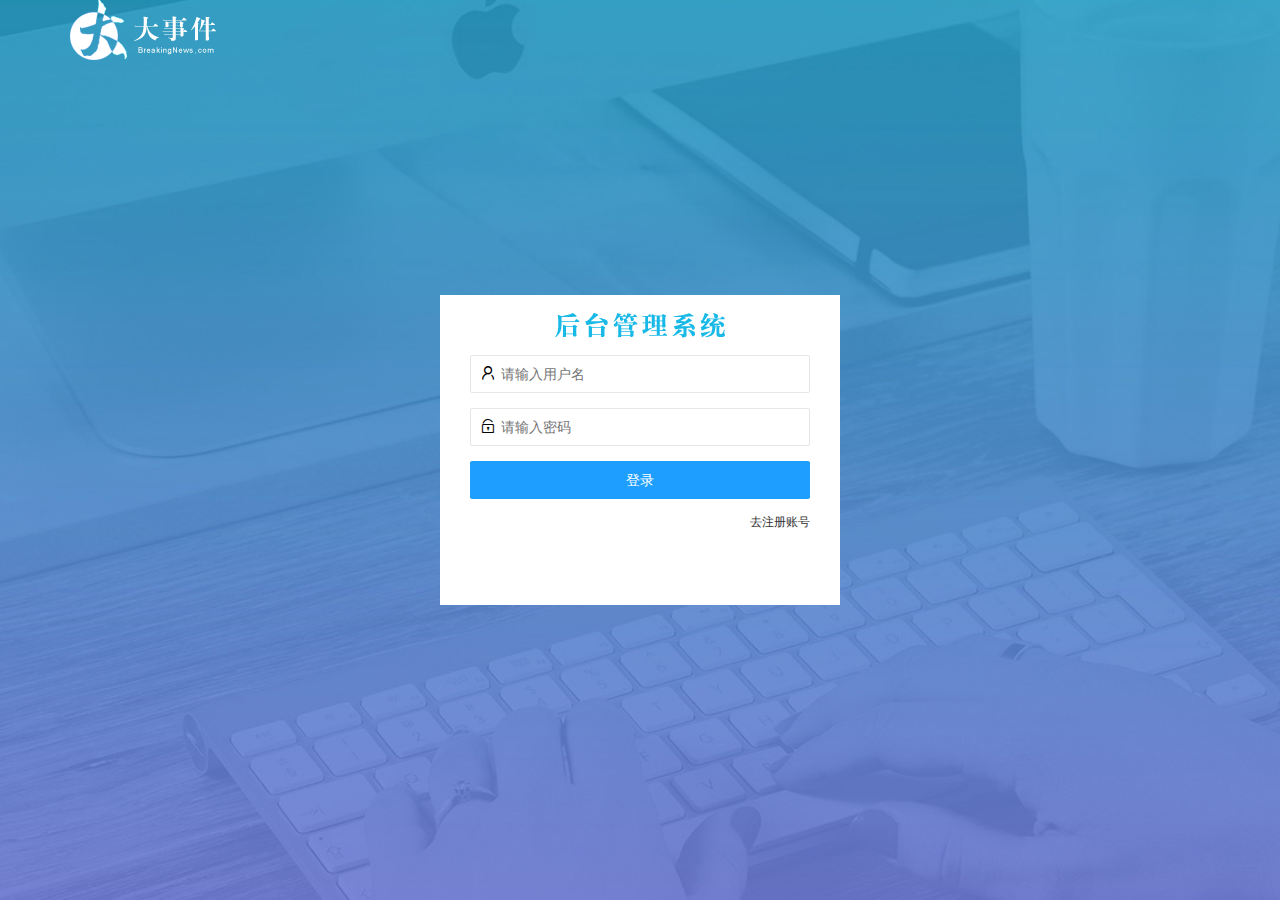
<file: login.html>
<!DOCTYPE html>
<html lang="en">

<head>
    <meta charset="UTF-8">
    <meta name="viewport" content="width=device-width, initial-scale=1.0">
    <title>大事件登录与注册</title>
    <link rel="stylesheet" href="./assets/css/login.css">
    <link rel="stylesheet" href="./assets/lib/layui/css/layui.css">

</head>

<body>
    <!-- 顶部log区域 -->
    <div class="layui-main">
        <img src="./assets/images/logo.png" alt="">
    </div>

    <!-- 登录与注册区域 -->
    <div class="loginAndRegBox">
        <!-- title log区域 -->
        <div class="title-box"></div>

        <!-- 登录表单 -->
        <div class="login-box">
            <form class="layui-form" id="form_login">
                <!-- 用户名 -->
                <div class="layui-form-item">
                    <i class="layui-icon layui-icon-username"></i>
                    <input type="text" name="username" required lay-verify="required" placeholder="请输入用户名"
                        autocomplete="off" class="layui-input">
                </div>
                <!-- 密码 -->
                <div class="layui-form-item">
                    <i class="layui-icon layui-icon-password"></i>
                    <input type="text" name="password" required lay-verify="required|pwd" placeholder="请输入密码"
                        autocomplete="off" class="layui-input">
                </div>
                <!-- 提交按钮 -->
                <div class="layui-form-item">
                    <!-- 注意：与普通按钮的区别在于lay-submit的属性 -->
                    <button class="layui-btn layui-btn-fluid layui-btn-normal" lay-submit
                        lay-filter="formDemo">登录</button>
                </div>
                <a href="javescript:;" id="link_reg" class="link">去注册账号</a>
            </form>
        </div>

        <!-- 注册表单 -->
        <div class="reg-box">
            <form class="layui-form" id="form_reg">
                <!-- 用户名 -->
                <div class="layui-form-item">
                    <i class="layui-icon layui-icon-username"></i>
                    <input type="text" name="username" required lay-verify="required" placeholder="请输入用户名"
                        autocomplete="off" class="layui-input">
                </div>
                <!-- 密码 -->
                <div class="layui-form-item">
                    <i class="layui-icon layui-icon-password"></i>
                    <input type="text" name="password" required lay-verify="required|pwd" placeholder="请输入密码"
                        autocomplete="off" class="layui-input">
                </div>
                <!-- 密码 -->
                <div class="layui-form-item">
                    <i class="layui-icon layui-icon-password"></i>
                    <input type="text" name="repassword" required lay-verify="required|pwd|repwd" placeholder="再次输入密码"
                        autocomplete="off" class="layui-input">
                </div>
                <!-- 提交按钮 -->
                <div class="layui-form-item">
                    <!-- 注意：与普通按钮的区别在于lay-submit的属性 -->
                    <button class="layui-btn layui-btn-fluid layui-btn-normal" lay-submit
                        lay-filter="formDemo">注册</button>
                </div>
                <a href="javescript:;" id="link_login" class="link">去登录</a>
            </form>
        </div>


    </div>
    <!-- 引入jQuery -->
    <script src="./assets/lib/jquery.js"></script>

    <!-- 引入layUI的js文件 -->
    <script src="./assets/lib/layui/layui.all.js"></script>
    <!-- 引入baseAPI文件 -->
    <script src="./assets/js/baseAPI.js"></script>
    <!-- 引入js文件 -->
    <script src="./assets/js/login.js"></script>
</body>

</html>
</file>
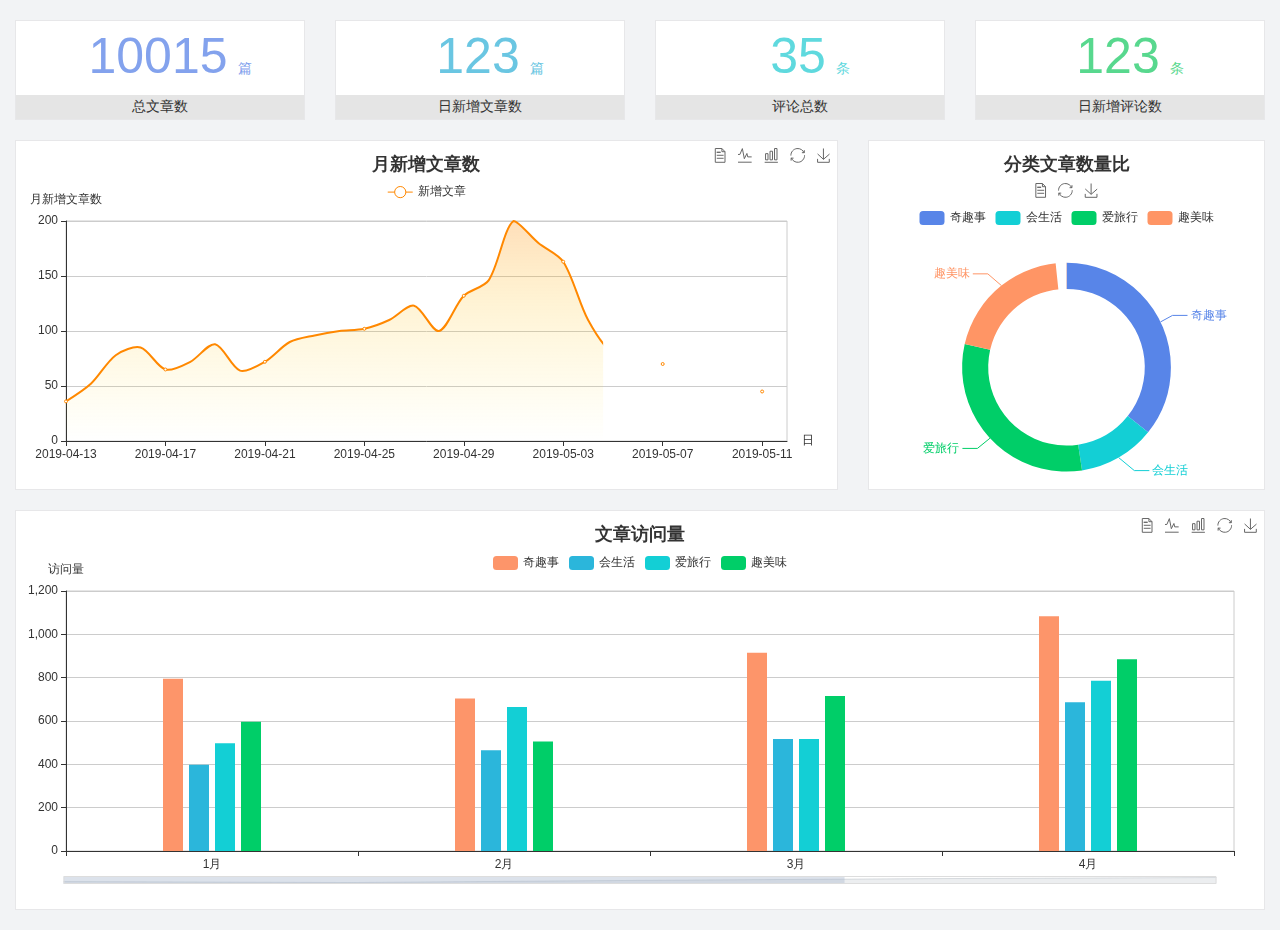
<file: home/dashboard.html>
<!DOCTYPE html>
<html lang="en">

<head>
  <meta charset="UTF-8">
  <meta name="viewport" content="width=device-width, initial-scale=1.0">
  <meta http-equiv="X-UA-Compatible" content="ie=edge">
  <title>图表统计</title>
  <link rel="stylesheet" href="../../assets/lib/bootstrap.css" />
  <link rel="stylesheet" href="../../assets/lib/main.css" />
  <script src="../../assets/lib/jquery.js"></script>
  <script type="text/javascript" src="../../assets/lib/echarts.min.js"></script>
</head>

<body>
  <div class="container-fluid">
    <div class="row spannel_list">
      <div class="col-sm-3 col-xs-6">
        <div class="spannel">
          <em>10015</em><span>篇</span>
          <b>总文章数</b>
        </div>
      </div>
      <div class="col-sm-3 col-xs-6">
        <div class="spannel scolor01">
          <em>123</em><span>篇</span>
          <b>日新增文章数</b>
        </div>
      </div>
      <div class="col-sm-3 col-xs-6">
        <div class="spannel scolor02">
          <em>35</em><span>条</span>
          <b>评论总数</b>
        </div>
      </div>
      <div class="col-sm-3 col-xs-6">
        <div class="spannel scolor03">
          <em>123</em><span>条</span>
          <b>日新增评论数</b>
        </div>
      </div>
    </div>
  </div>

  <div class="container-fluid">
    <div class="row curve-pie">
      <div class="col-lg-8 col-md-8">
        <div class="gragh_pannel" id="curve_show"></div>
      </div>
      <div class="col-lg-4 col-md-4">
        <div class="gragh_pannel" id="pie_show"></div>
      </div>
    </div>
  </div>

  <div class="container-fluid">
    <div class="column_pannel" id="column_show"></div>
  </div>

  <script>
    var oChart = echarts.init(document.getElementById('curve_show'));
    var aList_all = [
      { 'count': 36, 'date': '2019-04-13' },
      { 'count': 52, 'date': '2019-04-14' },
      { 'count': 78, 'date': '2019-04-15' },
      { 'count': 85, 'date': '2019-04-16' },
      { 'count': 65, 'date': '2019-04-17' },
      { 'count': 72, 'date': '2019-04-18' },
      { 'count': 88, 'date': '2019-04-19' },
      { 'count': 64, 'date': '2019-04-20' },
      { 'count': 72, 'date': '2019-04-21' },
      { 'count': 90, 'date': '2019-04-22' },
      { 'count': 96, 'date': '2019-04-23' },
      { 'count': 100, 'date': '2019-04-24' },
      { 'count': 102, 'date': '2019-04-25' },
      { 'count': 110, 'date': '2019-04-26' },
      { 'count': 123, 'date': '2019-04-27' },
      { 'count': 100, 'date': '2019-04-28' },
      { 'count': 132, 'date': '2019-04-29' },
      { 'count': 146, 'date': '2019-04-30' },
      { 'count': 200, 'date': '2019-05-01' },
      { 'count': 180, 'date': '2019-05-02' },
      { 'count': 163, 'date': '2019-05-03' },
      { 'count': 110, 'date': '2019-05-04' },
      { 'count': 80, 'date': '2019-05-05' },
      { 'count': 82, 'date': '2019-05-06' },
      { 'count': 70, 'date': '2019-05-07' },
      { 'count': 65, 'date': '2019-05-08' },
      { 'count': 54, 'date': '2019-05-09' },
      { 'count': 40, 'date': '2019-05-10' },
      { 'count': 45, 'date': '2019-05-11' },
      { 'count': 38, 'date': '2019-05-12' },
    ];

    let aCount = [];
    let aDate = [];

    for (var i = 0; i < aList_all.length; i++) {
      aCount.push(aList_all[i].count);
      aDate.push(aList_all[i].date);
    }

    var chartopt = {
      title: {
        text: '月新增文章数',
        left: 'center',
        top: '10'
      },
      tooltip: {
        trigger: 'axis'
      },
      legend: {
        data: ['新增文章'],
        top: '40'
      },
      toolbox: {
        show: true,
        feature: {
          mark: { show: true },
          dataView: { show: true, readOnly: false },
          magicType: { show: true, type: ['line', 'bar'] },
          restore: { show: true },
          saveAsImage: { show: true }
        }
      },
      calculable: true,
      xAxis: [
        {
          name: '日',
          type: 'category',
          boundaryGap: false,
          data: aDate
        }
      ],
      yAxis: [
        {
          name: '月新增文章数',
          type: 'value'
        }
      ],
      series: [
        {
          name: '新增文章',
          type: 'line',
          smooth: true,
          itemStyle: { normal: { areaStyle: { type: 'default' }, color: '#f80' }, lineStyle: { color: '#f80' } },
          data: aCount
        }],
      areaStyle: {
        normal: {
          color: new echarts.graphic.LinearGradient(0, 0, 0, 1, [{
            offset: 0,
            color: 'rgba(255,136,0,0.39)'
          }, {
            offset: .34,
            color: 'rgba(255,180,0,0.25)'
          }, {
            offset: 1,
            color: 'rgba(255,222,0,0.00)'
          }])

        }
      },
      grid: {
        show: true,
        x: 50,
        x2: 50,
        y: 80,
        height: 220
      }
    };

    oChart.setOption(chartopt);


    var oPie = echarts.init(document.getElementById('pie_show'));
    var oPieopt =
    {
      title: {
        top: 10,
        text: '分类文章数量比',
        x: 'center'
      },
      tooltip: {
        trigger: 'item',
        formatter: "{a} <br/>{b} : {c} ({d}%)"
      },
      color: ['#5885e8', '#13cfd5', '#00ce68', '#ff9565'],
      legend: {
        x: 'center',
        top: 65,
        data: ['奇趣事', '会生活', '爱旅行', '趣美味']
      },
      toolbox: {
        show: true,
        x: 'center',
        top: 35,
        feature: {
          mark: { show: true },
          dataView: { show: true, readOnly: false },
          magicType: {
            show: true,
            type: ['pie', 'funnel'],
            option: {
              funnel: {
                x: '25%',
                width: '50%',
                funnelAlign: 'left',
                max: 1548
              }
            }
          },
          restore: { show: true },
          saveAsImage: { show: true }
        }
      },
      calculable: true,
      series: [
        {
          name: '访问来源',
          type: 'pie',
          radius: ['45%', '60%'],
          center: ['50%', '65%'],
          data: [
            { value: 300, name: '奇趣事' },
            { value: 100, name: '会生活' },
            { value: 260, name: '爱旅行' },
            { value: 180, name: '趣美味' }
          ]
        }
      ]
    };
    oPie.setOption(oPieopt);



    var oColumn = this.echarts.init(document.getElementById('column_show'));
    var oColumnopt =
    {
      title: {
        text: '文章访问量',
        left: 'center',
        top: '10'
      },
      tooltip: {
        trigger: 'axis'
      },
      legend: {
        data: ['奇趣事', '会生活', '爱旅行', '趣美味'],
        top: '40'
      },
      toolbox: {
        show: true,
        feature: {
          mark: { show: true },
          dataView: { show: true, readOnly: false },
          magicType: { show: true, type: ['line', 'bar'] },
          restore: { show: true },
          saveAsImage: { show: true }
        }
      },
      calculable: true,
      xAxis: [
        {
          type: 'category',
          data: ['1月', '2月', '3月', '4月', '5月']
        }
      ],
      yAxis: [
        {
          name: '访问量',
          type: 'value'
        }
      ],
      series: [
        {
          name: '奇趣事',
          type: 'bar',
          barWidth: 20,
          itemStyle: {
            normal: { areaStyle: { type: 'default' }, color: '#fd956a' }
          },
          data: [800, 708, 920, 1090, 1200]
        },
        {
          name: '会生活',
          type: 'bar',
          barWidth: 20,
          itemStyle: {
            normal: { areaStyle: { type: 'default' }, color: '#2bb6db' }
          },
          data: [400, 468, 520, 690, 800]
        },
        {
          name: '爱旅行',
          type: 'bar',
          barWidth: 20,
          itemStyle: {
            normal: { areaStyle: { type: 'default' }, color: '#13cfd5' }
          },
          data: [500, 668, 520, 790, 900]
        },
        {
          name: '趣美味',
          type: 'bar',
          barWidth: 20,
          itemStyle: {
            normal: { areaStyle: { type: 'default' }, color: '#00ce68' }
          },
          data: [600, 508, 720, 890, 1000]
        }
      ],
      grid: {
        show: true,
        x: 50,
        x2: 30,
        y: 80,
        height: 260
      },
      dataZoom: [//给x轴设置滚动条
        {
          start: 0,//默认为0
          end: 100 - 1000 / 31,//默认为100
          type: 'slider',
          show: true,
          xAxisIndex: [0],
          handleSize: 0,//滑动条的 左右2个滑动条的大小
          height: 8,//组件高度
          left: 45, //左边的距离
          right: 50,//右边的距离
          bottom: 26,//右边的距离
          handleColor: '#ddd',//h滑动图标的颜色
          handleStyle: {
            borderColor: "#cacaca",
            borderWidth: "1",
            shadowBlur: 2,
            background: "#ddd",
            shadowColor: "#ddd",
          }
        }]
    };
    oColumn.setOption(oColumnopt);
  </script>
</body>

</html>
</file>
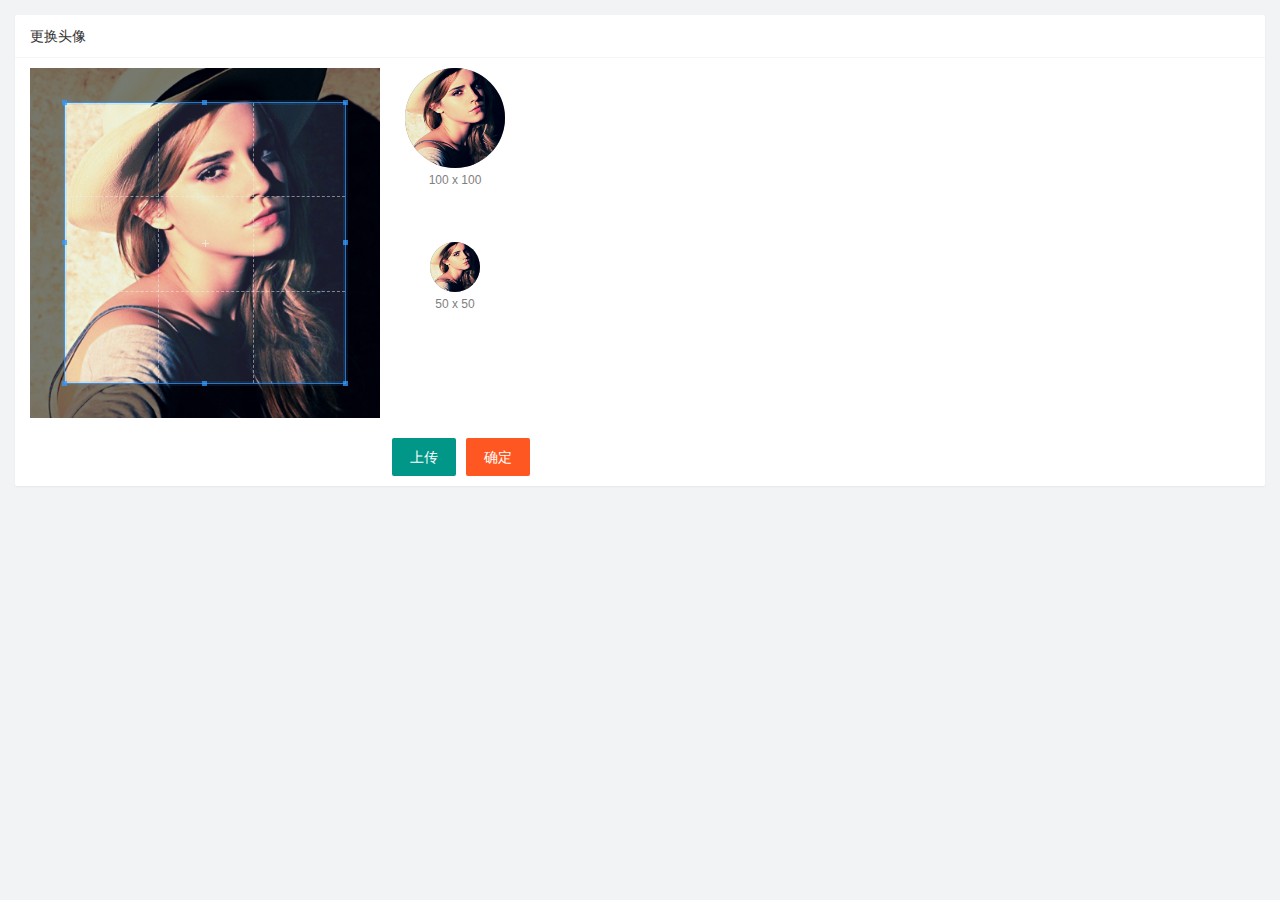
<file: user/user_avatar.html>
<!DOCTYPE html>
<html lang="en">

<head>
    <meta charset="UTF-8">
    <meta name="viewport" content="width=device-width, initial-scale=1.0">
    <title>更换头像</title>
    <link rel="stylesheet" href="../assets/lib/layui/css/layui.css">
    <link rel="stylesheet" href="../assets/lib/cropper/cropper.css">
    <link rel="stylesheet" href="../assets/css/user/user_avatar.css">
</head>

<body>
    <!-- 卡片区域 -->
    <div class="layui-card">
        <div class="layui-card-header">更换头像</div>
        <div class="layui-card-body">
            <!-- 第一行的图片裁剪和预览区域 -->
            <div class="row1">
                <!-- 图片裁剪区域 -->
                <div class="cropper-box">
                    <!-- 这个 img 标签很重要，将来会把它初始化为裁剪区域 -->
                    <img id="image" src="/assets/images/sample.jpg" />
                </div>
                <!-- 图片的预览区域 -->
                <div class="preview-box">
                    <div>
                        <!-- 宽高为 100px 的预览区域 -->
                        <div class="img-preview w100"></div>
                        <p class="size">100 x 100</p>
                    </div>
                    <div>
                        <!-- 宽高为 50px 的预览区域 -->
                        <div class="img-preview w50"></div>
                        <p class="size">50 x 50</p>
                    </div>
                </div>
            </div>

            <!-- 第二行的按钮区域 -->
            <div class="row2">
                <!-- 通过 accept 属性，可以指定，允许用户选择什么类型的文件 -->
                <input type="file" id="file" accept="image/png,image/jpeg" />
                <button type="button" class="layui-btn" id="btnChooseImage">上传</button>
                <button type="button" class="layui-btn layui-btn-danger" id="btnUpload">确定</button>
            </div>
        </div>
    </div>

    <script src="/assets/lib/layui/layui.all.js"></script>
    <script src="/assets/lib/jquery.js"></script>
    <script src="/assets/lib/cropper/Cropper.js"></script>
    <script src="/assets/lib/cropper/jquery-cropper.js"></script>
    <script src="/assets/js/baseAPI.js"></script>
    <script src="/assets/js/user/user_avatar.js"></script>
</body>

</html>
</file>
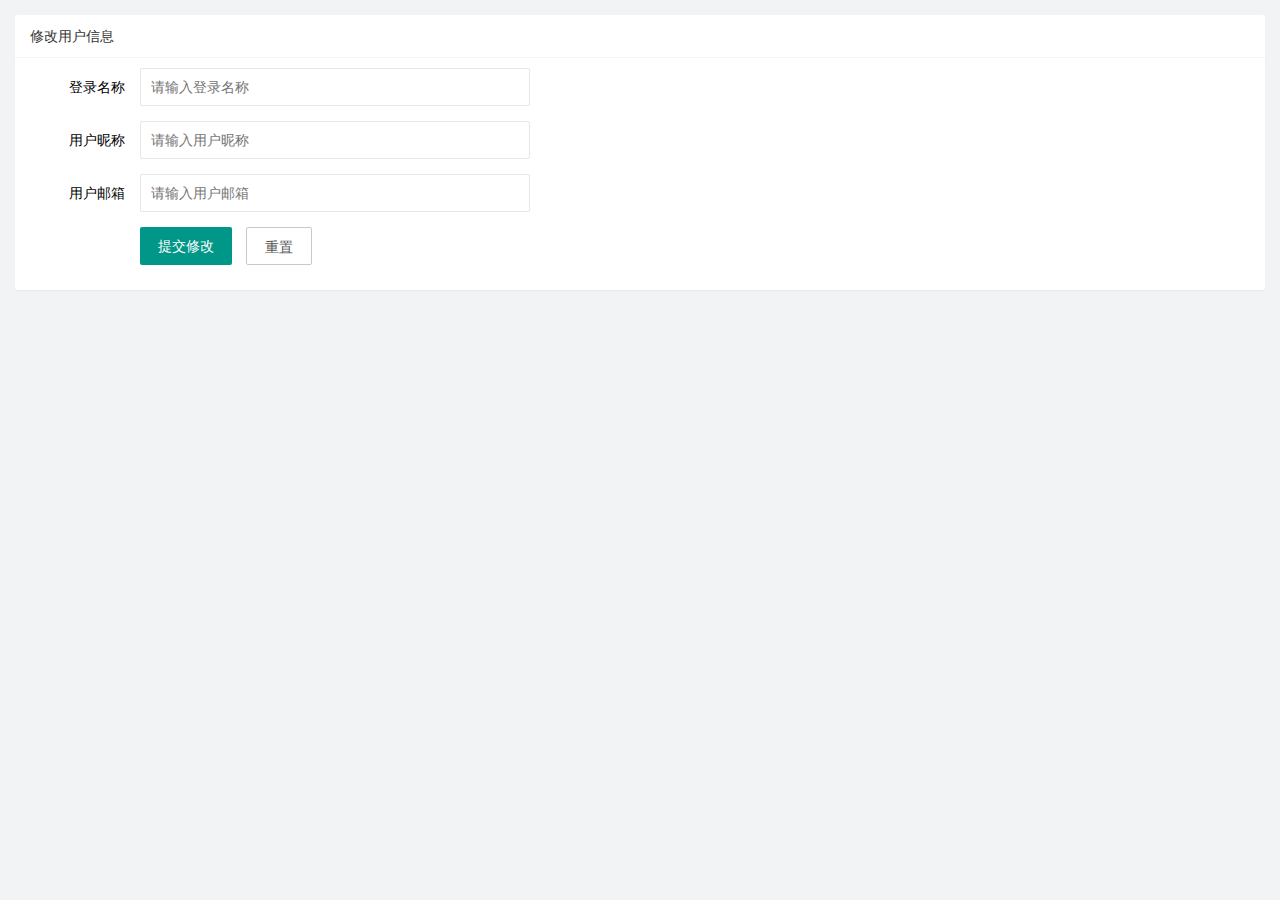
<file: user/user_info.html>
<!DOCTYPE html>
<html lang="en">
<head>
    <meta charset="UTF-8">
    <meta name="viewport" content="width=device-width, initial-scale=1.0">
    <title>Document</title>
     <!-- 导入 layui 的样式 -->
     <link rel="stylesheet" href="/assets/lib/layui/css/layui.css" />
     <!-- 导入自己的样式 -->
     <link rel="stylesheet" href="/assets/css/user/user_info.css" />
</head>
<body>
    <!-- 卡片区域 -->
    <div class="layui-card">
      <div class="layui-card-header">修改用户信息</div>
      <div class="layui-card-body">
          
        <!-- form 表单区域 -->
        <form class="layui-form" lay-filter="formUserInfo">

          <!-- 这是隐藏域 -->
          <input type="hidden" name="id" value="" />

          <div class="layui-form-item">
            <label class="layui-form-label">登录名称</label>
            <div class="layui-input-block">
              <input type="text" name="username" required lay-verify="required" placeholder="请输入登录名称" autocomplete="off" class="layui-input" readonly />
            </div>
          </div>
          <div class="layui-form-item">
            <label class="layui-form-label">用户昵称</label>
            <div class="layui-input-block">
              <input type="text" name="nickname" required lay-verify="required|nickname" placeholder="请输入用户昵称" autocomplete="off" class="layui-input" />
            </div>
          </div>
          <div class="layui-form-item">
            <label class="layui-form-label">用户邮箱</label>
            <div class="layui-input-block">
              <input type="text" name="email" required lay-verify="required|email" placeholder="请输入用户邮箱" autocomplete="off" class="layui-input" />
            </div>
          </div>
          <div class="layui-form-item">
            <div class="layui-input-block">
              <button class="layui-btn" lay-submit lay-filter="formDemo">提交修改</button>
              <button type="reset" class="layui-btn layui-btn-primary" id="btnReset">重置</button>
            </div>
          </div>
        </form>
      </div>
    </div>
    
     <!-- 导入 layui 的 js -->
     <script src="/assets/lib/layui/layui.all.js"></script>
     <!-- 导入 jquery -->
     <script src="/assets/lib/jquery.js"></script>
     <!-- 导入 baseAPI -->
     <script src="/assets/js/baseAPI.js"></script>
     <!-- 导入自己的 js -->
     <script src="/assets/js/user/user_info.js"></script>
</body>
</html>
</file>
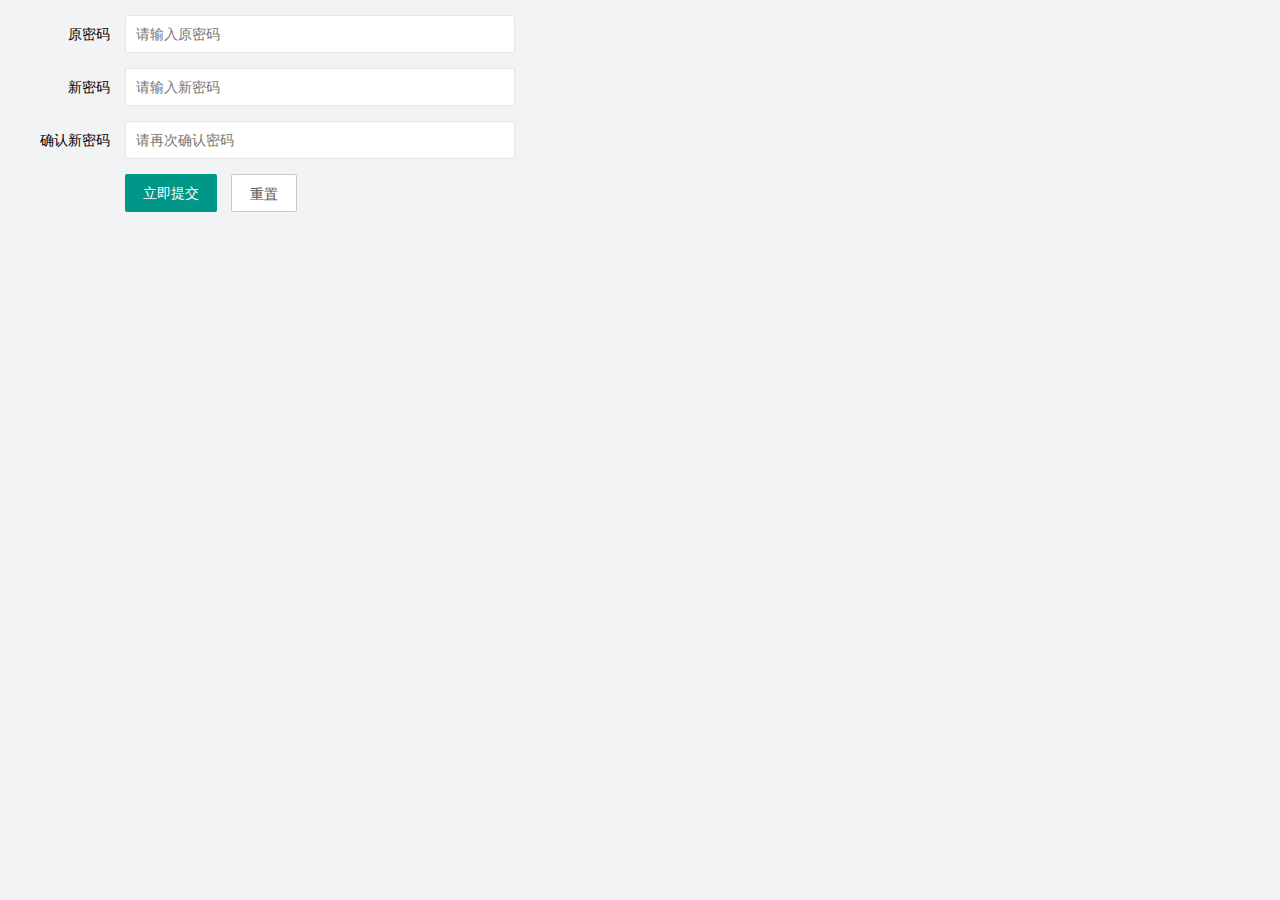
<file: user/user_pwd.html>
<!DOCTYPE html>
<html lang="en">
<head>
    <meta charset="UTF-8">
    <meta name="viewport" content="width=device-width, initial-scale=1.0">
    <title>Document</title>
    <!-- 导入 layui 的样式 -->
    <link rel="stylesheet" href="/assets/lib/layui/css/layui.css" />
    <!-- 导入自己的样式 -->
    <link rel="stylesheet" href="/assets/css/user/user_pwd.css" />
</head>

<body>
    <form class="layui-form" action="">
        <div class="layui-form-item">
            <label class="layui-form-label">原密码</label>
            <div class="layui-input-block">
                <input type="text" name="oldPwd" required lay-verify="required|pwd" placeholder="请输入原密码"
                    autocomplete="off" class="layui-input">
            </div>
        </div>
        <div class="layui-form-item">
            <label class="layui-form-label">新密码</label>
            <div class="layui-input-block">
                <input type="text" name="newPwd" required lay-verify="required|pwd|samePwd" placeholder="请输入新密码" autocomplete="off"
                    class="layui-input">
            </div>
        </div>
        <div class="layui-form-item">
            <label class="layui-form-label">确认新密码</label>
            <div class="layui-input-block">
                <input type="text" name="rePwd" required lay-verify="required|pwd|rePwd" placeholder="请再次确认密码" autocomplete="off"
                    class="layui-input">
            </div>
        </div>
        <div class="layui-form-item">
            <div class="layui-input-block">
                <button class="layui-btn" lay-submit lay-filter="formDemo">立即提交</button>
                <button type="reset" class="layui-btn layui-btn-primary">重置</button>
            </div>
        </div>
    </form>


    <!-- 导入 layui 的 js -->
    <script src="/assets/lib/layui/layui.all.js"></script>
    <!-- 导入 jquery -->
    <script src="/assets/lib/jquery.js"></script>
    <!-- 导入 baseAPI -->
    <script src="/assets/js/baseAPI.js"></script>
    <!-- 导入自己的 js -->
    <script src="/assets/js/user/user_pwd.js"></script>
</body>

</html>
</file>
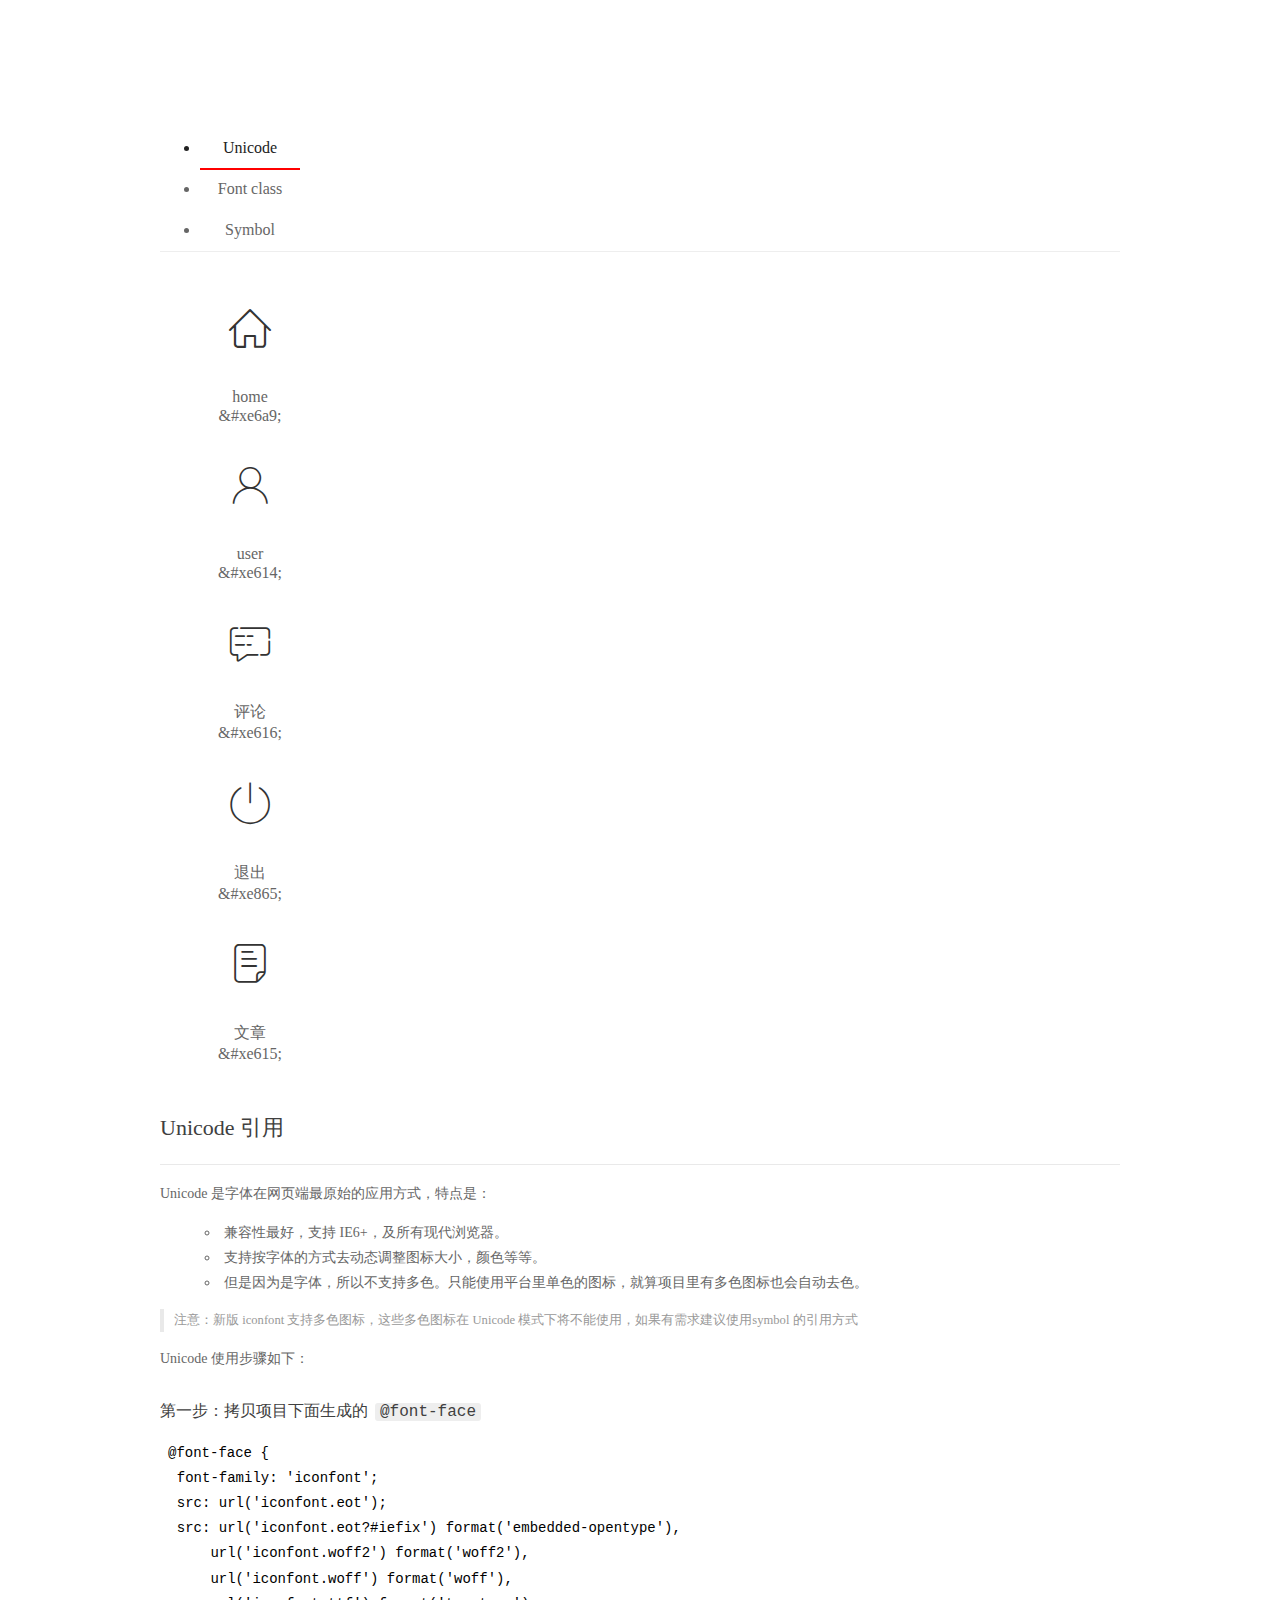
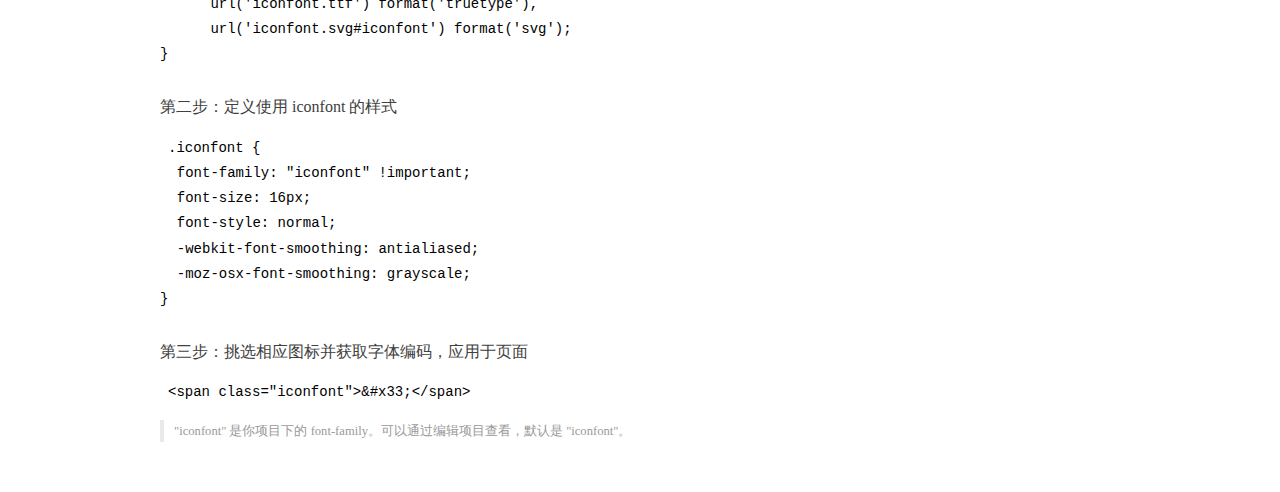
<file: assets/fonts/demo_index.html>
<!DOCTYPE html>
<html>
<head>
  <meta charset="utf-8"/>
  <title>IconFont Demo</title>
  <link rel="shortcut icon" href="https://gtms04.alicdn.com/tps/i4/TB1_oz6GVXXXXaFXpXXJDFnIXXX-64-64.ico" type="image/x-icon"/>
  <link rel="stylesheet" href="https://g.alicdn.com/thx/cube/1.3.2/cube.min.css">
  <link rel="stylesheet" href="demo.css">
  <link rel="stylesheet" href="iconfont.css">
  <script src="iconfont.js"></script>
  <!-- jQuery -->
  <script src="https://a1.alicdn.com/oss/uploads/2018/12/26/7bfddb60-08e8-11e9-9b04-53e73bb6408b.js"></script>
  <!-- 代码高亮 -->
  <script src="https://a1.alicdn.com/oss/uploads/2018/12/26/a3f714d0-08e6-11e9-8a15-ebf944d7534c.js"></script>
</head>
<body>
  <div class="main">
    <h1 class="logo"><a href="https://www.iconfont.cn/" title="iconfont 首页" target="_blank">&#xe86b;</a></h1>
    <div class="nav-tabs">
      <ul id="tabs" class="dib-box">
        <li class="dib active"><span>Unicode</span></li>
        <li class="dib"><span>Font class</span></li>
        <li class="dib"><span>Symbol</span></li>
      </ul>
      
    </div>
    <div class="tab-container">
      <div class="content unicode" style="display: block;">
          <ul class="icon_lists dib-box">
          
            <li class="dib">
              <span class="icon iconfont">&#xe6a9;</span>
                <div class="name">home</div>
                <div class="code-name">&amp;#xe6a9;</div>
              </li>
          
            <li class="dib">
              <span class="icon iconfont">&#xe614;</span>
                <div class="name">user</div>
                <div class="code-name">&amp;#xe614;</div>
              </li>
          
            <li class="dib">
              <span class="icon iconfont">&#xe616;</span>
                <div class="name">评论</div>
                <div class="code-name">&amp;#xe616;</div>
              </li>
          
            <li class="dib">
              <span class="icon iconfont">&#xe865;</span>
                <div class="name">退出</div>
                <div class="code-name">&amp;#xe865;</div>
              </li>
          
            <li class="dib">
              <span class="icon iconfont">&#xe615;</span>
                <div class="name">文章</div>
                <div class="code-name">&amp;#xe615;</div>
              </li>
          
          </ul>
          <div class="article markdown">
          <h2 id="unicode-">Unicode 引用</h2>
          <hr>

          <p>Unicode 是字体在网页端最原始的应用方式，特点是：</p>
          <ul>
            <li>兼容性最好，支持 IE6+，及所有现代浏览器。</li>
            <li>支持按字体的方式去动态调整图标大小，颜色等等。</li>
            <li>但是因为是字体，所以不支持多色。只能使用平台里单色的图标，就算项目里有多色图标也会自动去色。</li>
          </ul>
          <blockquote>
            <p>注意：新版 iconfont 支持多色图标，这些多色图标在 Unicode 模式下将不能使用，如果有需求建议使用symbol 的引用方式</p>
          </blockquote>
          <p>Unicode 使用步骤如下：</p>
          <h3 id="-font-face">第一步：拷贝项目下面生成的 <code>@font-face</code></h3>
<pre><code class="language-css"
>@font-face {
  font-family: 'iconfont';
  src: url('iconfont.eot');
  src: url('iconfont.eot?#iefix') format('embedded-opentype'),
      url('iconfont.woff2') format('woff2'),
      url('iconfont.woff') format('woff'),
      url('iconfont.ttf') format('truetype'),
      url('iconfont.svg#iconfont') format('svg');
}
</code></pre>
          <h3 id="-iconfont-">第二步：定义使用 iconfont 的样式</h3>
<pre><code class="language-css"
>.iconfont {
  font-family: "iconfont" !important;
  font-size: 16px;
  font-style: normal;
  -webkit-font-smoothing: antialiased;
  -moz-osx-font-smoothing: grayscale;
}
</code></pre>
          <h3 id="-">第三步：挑选相应图标并获取字体编码，应用于页面</h3>
<pre>
<code class="language-html"
>&lt;span class="iconfont"&gt;&amp;#x33;&lt;/span&gt;
</code></pre>
          <blockquote>
            <p>"iconfont" 是你项目下的 font-family。可以通过编辑项目查看，默认是 "iconfont"。</p>
          </blockquote>
          </div>
      </div>
      <div class="content font-class">
        <ul class="icon_lists dib-box">
          
          <li class="dib">
            <span class="icon iconfont icon-home"></span>
            <div class="name">
              home
            </div>
            <div class="code-name">.icon-home
            </div>
          </li>
          
          <li class="dib">
            <span class="icon iconfont icon-user"></span>
            <div class="name">
              user
            </div>
            <div class="code-name">.icon-user
            </div>
          </li>
          
          <li class="dib">
            <span class="icon iconfont icon-pinglun"></span>
            <div class="name">
              评论
            </div>
            <div class="code-name">.icon-pinglun
            </div>
          </li>
          
          <li class="dib">
            <span class="icon iconfont icon-tuichu"></span>
            <div class="name">
              退出
            </div>
            <div class="code-name">.icon-tuichu
            </div>
          </li>
          
          <li class="dib">
            <span class="icon iconfont icon-16"></span>
            <div class="name">
              文章
            </div>
            <div class="code-name">.icon-16
            </div>
          </li>
          
        </ul>
        <div class="article markdown">
        <h2 id="font-class-">font-class 引用</h2>
        <hr>

        <p>font-class 是 Unicode 使用方式的一种变种，主要是解决 Unicode 书写不直观，语意不明确的问题。</p>
        <p>与 Unicode 使用方式相比，具有如下特点：</p>
        <ul>
          <li>兼容性良好，支持 IE8+，及所有现代浏览器。</li>
          <li>相比于 Unicode 语意明确，书写更直观。可以很容易分辨这个 icon 是什么。</li>
          <li>因为使用 class 来定义图标，所以当要替换图标时，只需要修改 class 里面的 Unicode 引用。</li>
          <li>不过因为本质上还是使用的字体，所以多色图标还是不支持的。</li>
        </ul>
        <p>使用步骤如下：</p>
        <h3 id="-fontclass-">第一步：引入项目下面生成的 fontclass 代码：</h3>
<pre><code class="language-html">&lt;link rel="stylesheet" href="./iconfont.css"&gt;
</code></pre>
        <h3 id="-">第二步：挑选相应图标并获取类名，应用于页面：</h3>
<pre><code class="language-html">&lt;span class="iconfont icon-xxx"&gt;&lt;/span&gt;
</code></pre>
        <blockquote>
          <p>"
            iconfont" 是你项目下的 font-family。可以通过编辑项目查看，默认是 "iconfont"。</p>
        </blockquote>
      </div>
      </div>
      <div class="content symbol">
          <ul class="icon_lists dib-box">
          
            <li class="dib">
                <svg class="icon svg-icon" aria-hidden="true">
                  <use xlink:href="#icon-home"></use>
                </svg>
                <div class="name">home</div>
                <div class="code-name">#icon-home</div>
            </li>
          
            <li class="dib">
                <svg class="icon svg-icon" aria-hidden="true">
                  <use xlink:href="#icon-user"></use>
                </svg>
                <div class="name">user</div>
                <div class="code-name">#icon-user</div>
            </li>
          
            <li class="dib">
                <svg class="icon svg-icon" aria-hidden="true">
                  <use xlink:href="#icon-pinglun"></use>
                </svg>
                <div class="name">评论</div>
                <div class="code-name">#icon-pinglun</div>
            </li>
          
            <li class="dib">
                <svg class="icon svg-icon" aria-hidden="true">
                  <use xlink:href="#icon-tuichu"></use>
                </svg>
                <div class="name">退出</div>
                <div class="code-name">#icon-tuichu</div>
            </li>
          
            <li class="dib">
                <svg class="icon svg-icon" aria-hidden="true">
                  <use xlink:href="#icon-16"></use>
                </svg>
                <div class="name">文章</div>
                <div class="code-name">#icon-16</div>
            </li>
          
          </ul>
          <div class="article markdown">
          <h2 id="symbol-">Symbol 引用</h2>
          <hr>

          <p>这是一种全新的使用方式，应该说这才是未来的主流，也是平台目前推荐的用法。相关介绍可以参考这篇<a href="">文章</a>
            这种用法其实是做了一个 SVG 的集合，与另外两种相比具有如下特点：</p>
          <ul>
            <li>支持多色图标了，不再受单色限制。</li>
            <li>通过一些技巧，支持像字体那样，通过 <code>font-size</code>, <code>color</code> 来调整样式。</li>
            <li>兼容性较差，支持 IE9+，及现代浏览器。</li>
            <li>浏览器渲染 SVG 的性能一般，还不如 png。</li>
          </ul>
          <p>使用步骤如下：</p>
          <h3 id="-symbol-">第一步：引入项目下面生成的 symbol 代码：</h3>
<pre><code class="language-html">&lt;script src="./iconfont.js"&gt;&lt;/script&gt;
</code></pre>
          <h3 id="-css-">第二步：加入通用 CSS 代码（引入一次就行）：</h3>
<pre><code class="language-html">&lt;style&gt;
.icon {
  width: 1em;
  height: 1em;
  vertical-align: -0.15em;
  fill: currentColor;
  overflow: hidden;
}
&lt;/style&gt;
</code></pre>
          <h3 id="-">第三步：挑选相应图标并获取类名，应用于页面：</h3>
<pre><code class="language-html">&lt;svg class="icon" aria-hidden="true"&gt;
  &lt;use xlink:href="#icon-xxx"&gt;&lt;/use&gt;
&lt;/svg&gt;
</code></pre>
          </div>
      </div>

    </div>
  </div>
  <script>
  $(document).ready(function () {
      $('.tab-container .content:first').show()

      $('#tabs li').click(function (e) {
        var tabContent = $('.tab-container .content')
        var index = $(this).index()

        if ($(this).hasClass('active')) {
          return
        } else {
          $('#tabs li').removeClass('active')
          $(this).addClass('active')

          tabContent.hide().eq(index).fadeIn()
        }
      })
    })
  </script>
</body>
</html>
</file>
<file: assets/css/login.css>
html, body {
    margin: 0;
    padding: 0;
    height: 100%;
    width: 100%;
    background: url('/assets/images/login_bg.jpg') no-repeat top center;
    background-size: cover;
}

.loginAndRegBox {
    width: 400px;
    height: 310px;
    background-color: #fff;
    position: absolute;
    left: 50%;
    top: 50%;
    transform: translate(-50%, -50%);
}

.title-box {
    height: 60px;
    background: url('/assets/images/login_title.png') no-repeat center;
}

.reg-box {
    display: none;
}

.layui-form {
    padding: 0 30px;
}

.link {
    display: flex;
    justify-content: flex-end;
    font-size: 12px;
}

.layui-form-item {
    position: relative;
}

.layui-icon {
    position: absolute;
    top: 10px;
    left: 10px;
}

.layui-form-item>.layui-input {
    padding-left: 30px;
}
</file>
<file: assets/lib/layui/css/layui.css>
/** layui-v2.5.5 MIT License By https://www.layui.com */
 .layui-inline,img{display:inline-block;vertical-align:middle}h1,h2,h3,h4,h5,h6{font-weight:400}.layui-edge,.layui-header,.layui-inline,.layui-main{position:relative}.layui-body,.layui-edge,.layui-elip{overflow:hidden}.layui-btn,.layui-edge,.layui-inline,img{vertical-align:middle}.layui-btn,.layui-disabled,.layui-icon,.layui-unselect{-moz-user-select:none;-webkit-user-select:none;-ms-user-select:none}.layui-elip,.layui-form-checkbox span,.layui-form-pane .layui-form-label{text-overflow:ellipsis;white-space:nowrap}.layui-breadcrumb,.layui-tree-btnGroup{visibility:hidden}blockquote,body,button,dd,div,dl,dt,form,h1,h2,h3,h4,h5,h6,input,li,ol,p,pre,td,textarea,th,ul{margin:0;padding:0;-webkit-tap-highlight-color:rgba(0,0,0,0)}a:active,a:hover{outline:0}img{border:none}li{list-style:none}table{border-collapse:collapse;border-spacing:0}h4,h5,h6{font-size:100%}button,input,optgroup,option,select,textarea{font-family:inherit;font-size:inherit;font-style:inherit;font-weight:inherit;outline:0}pre{white-space:pre-wrap;white-space:-moz-pre-wrap;white-space:-pre-wrap;white-space:-o-pre-wrap;word-wrap:break-word}body{line-height:24px;font:14px Helvetica Neue,Helvetica,PingFang SC,Tahoma,Arial,sans-serif}hr{height:1px;margin:10px 0;border:0;clear:both}a{color:#333;text-decoration:none}a:hover{color:#777}a cite{font-style:normal;*cursor:pointer}.layui-border-box,.layui-border-box *{box-sizing:border-box}.layui-box,.layui-box *{box-sizing:content-box}.layui-clear{clear:both;*zoom:1}.layui-clear:after{content:'\20';clear:both;*zoom:1;display:block;height:0}.layui-inline{*display:inline;*zoom:1}.layui-edge{display:inline-block;width:0;height:0;border-width:6px;border-style:dashed;border-color:transparent}.layui-edge-top{top:-4px;border-bottom-color:#999;border-bottom-style:solid}.layui-edge-right{border-left-color:#999;border-left-style:solid}.layui-edge-bottom{top:2px;border-top-color:#999;border-top-style:solid}.layui-edge-left{border-right-color:#999;border-right-style:solid}.layui-disabled,.layui-disabled:hover{color:#d2d2d2!important;cursor:not-allowed!important}.layui-circle{border-radius:100%}.layui-show{display:block!important}.layui-hide{display:none!important}@font-face{font-family:layui-icon;src:url(../font/iconfont.eot?v=250);src:url(../font/iconfont.eot?v=250#iefix) format('embedded-opentype'),url(../font/iconfont.woff2?v=250) format('woff2'),url(../font/iconfont.woff?v=250) format('woff'),url(../font/iconfont.ttf?v=250) format('truetype'),url(../font/iconfont.svg?v=250#layui-icon) format('svg')}.layui-icon{font-family:layui-icon!important;font-size:16px;font-style:normal;-webkit-font-smoothing:antialiased;-moz-osx-font-smoothing:grayscale}.layui-icon-reply-fill:before{content:"\e611"}.layui-icon-set-fill:before{content:"\e614"}.layui-icon-menu-fill:before{content:"\e60f"}.layui-icon-search:before{content:"\e615"}.layui-icon-share:before{content:"\e641"}.layui-icon-set-sm:before{content:"\e620"}.layui-icon-engine:before{content:"\e628"}.layui-icon-close:before{content:"\1006"}.layui-icon-close-fill:before{content:"\1007"}.layui-icon-chart-screen:before{content:"\e629"}.layui-icon-star:before{content:"\e600"}.layui-icon-circle-dot:before{content:"\e617"}.layui-icon-chat:before{content:"\e606"}.layui-icon-release:before{content:"\e609"}.layui-icon-list:before{content:"\e60a"}.layui-icon-chart:before{content:"\e62c"}.layui-icon-ok-circle:before{content:"\1005"}.layui-icon-layim-theme:before{content:"\e61b"}.layui-icon-table:before{content:"\e62d"}.layui-icon-right:before{content:"\e602"}.layui-icon-left:before{content:"\e603"}.layui-icon-cart-simple:before{content:"\e698"}.layui-icon-face-cry:before{content:"\e69c"}.layui-icon-face-smile:before{content:"\e6af"}.layui-icon-survey:before{content:"\e6b2"}.layui-icon-tree:before{content:"\e62e"}.layui-icon-upload-circle:before{content:"\e62f"}.layui-icon-add-circle:before{content:"\e61f"}.layui-icon-download-circle:before{content:"\e601"}.layui-icon-templeate-1:before{content:"\e630"}.layui-icon-util:before{content:"\e631"}.layui-icon-face-surprised:before{content:"\e664"}.layui-icon-edit:before{content:"\e642"}.layui-icon-speaker:before{content:"\e645"}.layui-icon-down:before{content:"\e61a"}.layui-icon-file:before{content:"\e621"}.layui-icon-layouts:before{content:"\e632"}.layui-icon-rate-half:before{content:"\e6c9"}.layui-icon-add-circle-fine:before{content:"\e608"}.layui-icon-prev-circle:before{content:"\e633"}.layui-icon-read:before{content:"\e705"}.layui-icon-404:before{content:"\e61c"}.layui-icon-carousel:before{content:"\e634"}.layui-icon-help:before{content:"\e607"}.layui-icon-code-circle:before{content:"\e635"}.layui-icon-water:before{content:"\e636"}.layui-icon-username:before{content:"\e66f"}.layui-icon-find-fill:before{content:"\e670"}.layui-icon-about:before{content:"\e60b"}.layui-icon-location:before{content:"\e715"}.layui-icon-up:before{content:"\e619"}.layui-icon-pause:before{content:"\e651"}.layui-icon-date:before{content:"\e637"}.layui-icon-layim-uploadfile:before{content:"\e61d"}.layui-icon-delete:before{content:"\e640"}.layui-icon-play:before{content:"\e652"}.layui-icon-top:before{content:"\e604"}.layui-icon-friends:before{content:"\e612"}.layui-icon-refresh-3:before{content:"\e9aa"}.layui-icon-ok:before{content:"\e605"}.layui-icon-layer:before{content:"\e638"}.layui-icon-face-smile-fine:before{content:"\e60c"}.layui-icon-dollar:before{content:"\e659"}.layui-icon-group:before{content:"\e613"}.layui-icon-layim-download:before{content:"\e61e"}.layui-icon-picture-fine:before{content:"\e60d"}.layui-icon-link:before{content:"\e64c"}.layui-icon-diamond:before{content:"\e735"}.layui-icon-log:before{content:"\e60e"}.layui-icon-rate-solid:before{content:"\e67a"}.layui-icon-fonts-del:before{content:"\e64f"}.layui-icon-unlink:before{content:"\e64d"}.layui-icon-fonts-clear:before{content:"\e639"}.layui-icon-triangle-r:before{content:"\e623"}.layui-icon-circle:before{content:"\e63f"}.layui-icon-radio:before{content:"\e643"}.layui-icon-align-center:before{content:"\e647"}.layui-icon-align-right:before{content:"\e648"}.layui-icon-align-left:before{content:"\e649"}.layui-icon-loading-1:before{content:"\e63e"}.layui-icon-return:before{content:"\e65c"}.layui-icon-fonts-strong:before{content:"\e62b"}.layui-icon-upload:before{content:"\e67c"}.layui-icon-dialogue:before{content:"\e63a"}.layui-icon-video:before{content:"\e6ed"}.layui-icon-headset:before{content:"\e6fc"}.layui-icon-cellphone-fine:before{content:"\e63b"}.layui-icon-add-1:before{content:"\e654"}.layui-icon-face-smile-b:before{content:"\e650"}.layui-icon-fonts-html:before{content:"\e64b"}.layui-icon-form:before{content:"\e63c"}.layui-icon-cart:before{content:"\e657"}.layui-icon-camera-fill:before{content:"\e65d"}.layui-icon-tabs:before{content:"\e62a"}.layui-icon-fonts-code:before{content:"\e64e"}.layui-icon-fire:before{content:"\e756"}.layui-icon-set:before{content:"\e716"}.layui-icon-fonts-u:before{content:"\e646"}.layui-icon-triangle-d:before{content:"\e625"}.layui-icon-tips:before{content:"\e702"}.layui-icon-picture:before{content:"\e64a"}.layui-icon-more-vertical:before{content:"\e671"}.layui-icon-flag:before{content:"\e66c"}.layui-icon-loading:before{content:"\e63d"}.layui-icon-fonts-i:before{content:"\e644"}.layui-icon-refresh-1:before{content:"\e666"}.layui-icon-rmb:before{content:"\e65e"}.layui-icon-home:before{content:"\e68e"}.layui-icon-user:before{content:"\e770"}.layui-icon-notice:before{content:"\e667"}.layui-icon-login-weibo:before{content:"\e675"}.layui-icon-voice:before{content:"\e688"}.layui-icon-upload-drag:before{content:"\e681"}.layui-icon-login-qq:before{content:"\e676"}.layui-icon-snowflake:before{content:"\e6b1"}.layui-icon-file-b:before{content:"\e655"}.layui-icon-template:before{content:"\e663"}.layui-icon-auz:before{content:"\e672"}.layui-icon-console:before{content:"\e665"}.layui-icon-app:before{content:"\e653"}.layui-icon-prev:before{content:"\e65a"}.layui-icon-website:before{content:"\e7ae"}.layui-icon-next:before{content:"\e65b"}.layui-icon-component:before{content:"\e857"}.layui-icon-more:before{content:"\e65f"}.layui-icon-login-wechat:before{content:"\e677"}.layui-icon-shrink-right:before{content:"\e668"}.layui-icon-spread-left:before{content:"\e66b"}.layui-icon-camera:before{content:"\e660"}.layui-icon-note:before{content:"\e66e"}.layui-icon-refresh:before{content:"\e669"}.layui-icon-female:before{content:"\e661"}.layui-icon-male:before{content:"\e662"}.layui-icon-password:before{content:"\e673"}.layui-icon-senior:before{content:"\e674"}.layui-icon-theme:before{content:"\e66a"}.layui-icon-tread:before{content:"\e6c5"}.layui-icon-praise:before{content:"\e6c6"}.layui-icon-star-fill:before{content:"\e658"}.layui-icon-rate:before{content:"\e67b"}.layui-icon-template-1:before{content:"\e656"}.layui-icon-vercode:before{content:"\e679"}.layui-icon-cellphone:before{content:"\e678"}.layui-icon-screen-full:before{content:"\e622"}.layui-icon-screen-restore:before{content:"\e758"}.layui-icon-cols:before{content:"\e610"}.layui-icon-export:before{content:"\e67d"}.layui-icon-print:before{content:"\e66d"}.layui-icon-slider:before{content:"\e714"}.layui-icon-addition:before{content:"\e624"}.layui-icon-subtraction:before{content:"\e67e"}.layui-icon-service:before{content:"\e626"}.layui-icon-transfer:before{content:"\e691"}.layui-main{width:1140px;margin:0 auto}.layui-header{z-index:1000;height:60px}.layui-header a:hover{transition:all .5s;-webkit-transition:all .5s}.layui-side{position:fixed;left:0;top:0;bottom:0;z-index:999;width:200px;overflow-x:hidden}.layui-side-scroll{position:relative;width:220px;height:100%;overflow-x:hidden}.layui-body{position:absolute;left:200px;right:0;top:0;bottom:0;z-index:998;width:auto;overflow-y:auto;box-sizing:border-box}.layui-layout-body{overflow:hidden}.layui-layout-admin .layui-header{background-color:#23262E}.layui-layout-admin .layui-side{top:60px;width:200px;overflow-x:hidden}.layui-layout-admin .layui-body{position:fixed;top:60px;bottom:44px}.layui-layout-admin .layui-main{width:auto;margin:0 15px}.layui-layout-admin .layui-footer{position:fixed;left:200px;right:0;bottom:0;height:44px;line-height:44px;padding:0 15px;background-color:#eee}.layui-layout-admin .layui-logo{position:absolute;left:0;top:0;width:200px;height:100%;line-height:60px;text-align:center;color:#009688;font-size:16px}.layui-layout-admin .layui-header .layui-nav{background:0 0}.layui-layout-left{position:absolute!important;left:200px;top:0}.layui-layout-right{position:absolute!important;right:0;top:0}.layui-container{position:relative;margin:0 auto;padding:0 15px;box-sizing:border-box}.layui-fluid{position:relative;margin:0 auto;padding:0 15px}.layui-row:after,.layui-row:before{content:'';display:block;clear:both}.layui-col-lg1,.layui-col-lg10,.layui-col-lg11,.layui-col-lg12,.layui-col-lg2,.layui-col-lg3,.layui-col-lg4,.layui-col-lg5,.layui-col-lg6,.layui-col-lg7,.layui-col-lg8,.layui-col-lg9,.layui-col-md1,.layui-col-md10,.layui-col-md11,.layui-col-md12,.layui-col-md2,.layui-col-md3,.layui-col-md4,.layui-col-md5,.layui-col-md6,.layui-col-md7,.layui-col-md8,.layui-col-md9,.layui-col-sm1,.layui-col-sm10,.layui-col-sm11,.layui-col-sm12,.layui-col-sm2,.layui-col-sm3,.layui-col-sm4,.layui-col-sm5,.layui-col-sm6,.layui-col-sm7,.layui-col-sm8,.layui-col-sm9,.layui-col-xs1,.layui-col-xs10,.layui-col-xs11,.layui-col-xs12,.layui-col-xs2,.layui-col-xs3,.layui-col-xs4,.layui-col-xs5,.layui-col-xs6,.layui-col-xs7,.layui-col-xs8,.layui-col-xs9{position:relative;display:block;box-sizing:border-box}.layui-col-xs1,.layui-col-xs10,.layui-col-xs11,.layui-col-xs12,.layui-col-xs2,.layui-col-xs3,.layui-col-xs4,.layui-col-xs5,.layui-col-xs6,.layui-col-xs7,.layui-col-xs8,.layui-col-xs9{float:left}.layui-col-xs1{width:8.33333333%}.layui-col-xs2{width:16.66666667%}.layui-col-xs3{width:25%}.layui-col-xs4{width:33.33333333%}.layui-col-xs5{width:41.66666667%}.layui-col-xs6{width:50%}.layui-col-xs7{width:58.33333333%}.layui-col-xs8{width:66.66666667%}.layui-col-xs9{width:75%}.layui-col-xs10{width:83.33333333%}.layui-col-xs11{width:91.66666667%}.layui-col-xs12{width:100%}.layui-col-xs-offset1{margin-left:8.33333333%}.layui-col-xs-offset2{margin-left:16.66666667%}.layui-col-xs-offset3{margin-left:25%}.layui-col-xs-offset4{margin-left:33.33333333%}.layui-col-xs-offset5{margin-left:41.66666667%}.layui-col-xs-offset6{margin-left:50%}.layui-col-xs-offset7{margin-left:58.33333333%}.layui-col-xs-offset8{margin-left:66.66666667%}.layui-col-xs-offset9{margin-left:75%}.layui-col-xs-offset10{margin-left:83.33333333%}.layui-col-xs-offset11{margin-left:91.66666667%}.layui-col-xs-offset12{margin-left:100%}@media screen and (max-width:768px){.layui-hide-xs{display:none!important}.layui-show-xs-block{display:block!important}.layui-show-xs-inline{display:inline!important}.layui-show-xs-inline-block{display:inline-block!important}}@media screen and (min-width:768px){.layui-container{width:750px}.layui-hide-sm{display:none!important}.layui-show-sm-block{display:block!important}.layui-show-sm-inline{display:inline!important}.layui-show-sm-inline-block{display:inline-block!important}.layui-col-sm1,.layui-col-sm10,.layui-col-sm11,.layui-col-sm12,.layui-col-sm2,.layui-col-sm3,.layui-col-sm4,.layui-col-sm5,.layui-col-sm6,.layui-col-sm7,.layui-col-sm8,.layui-col-sm9{float:left}.layui-col-sm1{width:8.33333333%}.layui-col-sm2{width:16.66666667%}.layui-col-sm3{width:25%}.layui-col-sm4{width:33.33333333%}.layui-col-sm5{width:41.66666667%}.layui-col-sm6{width:50%}.layui-col-sm7{width:58.33333333%}.layui-col-sm8{width:66.66666667%}.layui-col-sm9{width:75%}.layui-col-sm10{width:83.33333333%}.layui-col-sm11{width:91.66666667%}.layui-col-sm12{width:100%}.layui-col-sm-offset1{margin-left:8.33333333%}.layui-col-sm-offset2{margin-left:16.66666667%}.layui-col-sm-offset3{margin-left:25%}.layui-col-sm-offset4{margin-left:33.33333333%}.layui-col-sm-offset5{margin-left:41.66666667%}.layui-col-sm-offset6{margin-left:50%}.layui-col-sm-offset7{margin-left:58.33333333%}.layui-col-sm-offset8{margin-left:66.66666667%}.layui-col-sm-offset9{margin-left:75%}.layui-col-sm-offset10{margin-left:83.33333333%}.layui-col-sm-offset11{margin-left:91.66666667%}.layui-col-sm-offset12{margin-left:100%}}@media screen and (min-width:992px){.layui-container{width:970px}.layui-hide-md{display:none!important}.layui-show-md-block{display:block!important}.layui-show-md-inline{display:inline!important}.layui-show-md-inline-block{display:inline-block!important}.layui-col-md1,.layui-col-md10,.layui-col-md11,.layui-col-md12,.layui-col-md2,.layui-col-md3,.layui-col-md4,.layui-col-md5,.layui-col-md6,.layui-col-md7,.layui-col-md8,.layui-col-md9{float:left}.layui-col-md1{width:8.33333333%}.layui-col-md2{width:16.66666667%}.layui-col-md3{width:25%}.layui-col-md4{width:33.33333333%}.layui-col-md5{width:41.66666667%}.layui-col-md6{width:50%}.layui-col-md7{width:58.33333333%}.layui-col-md8{width:66.66666667%}.layui-col-md9{width:75%}.layui-col-md10{width:83.33333333%}.layui-col-md11{width:91.66666667%}.layui-col-md12{width:100%}.layui-col-md-offset1{margin-left:8.33333333%}.layui-col-md-offset2{margin-left:16.66666667%}.layui-col-md-offset3{margin-left:25%}.layui-col-md-offset4{margin-left:33.33333333%}.layui-col-md-offset5{margin-left:41.66666667%}.layui-col-md-offset6{margin-left:50%}.layui-col-md-offset7{margin-left:58.33333333%}.layui-col-md-offset8{margin-left:66.66666667%}.layui-col-md-offset9{margin-left:75%}.layui-col-md-offset10{margin-left:83.33333333%}.layui-col-md-offset11{margin-left:91.66666667%}.layui-col-md-offset12{margin-left:100%}}@media screen and (min-width:1200px){.layui-container{width:1170px}.layui-hide-lg{display:none!important}.layui-show-lg-block{display:block!important}.layui-show-lg-inline{display:inline!important}.layui-show-lg-inline-block{display:inline-block!important}.layui-col-lg1,.layui-col-lg10,.layui-col-lg11,.layui-col-lg12,.layui-col-lg2,.layui-col-lg3,.layui-col-lg4,.layui-col-lg5,.layui-col-lg6,.layui-col-lg7,.layui-col-lg8,.layui-col-lg9{float:left}.layui-col-lg1{width:8.33333333%}.layui-col-lg2{width:16.66666667%}.layui-col-lg3{width:25%}.layui-col-lg4{width:33.33333333%}.layui-col-lg5{width:41.66666667%}.layui-col-lg6{width:50%}.layui-col-lg7{width:58.33333333%}.layui-col-lg8{width:66.66666667%}.layui-col-lg9{width:75%}.layui-col-lg10{width:83.33333333%}.layui-col-lg11{width:91.66666667%}.layui-col-lg12{width:100%}.layui-col-lg-offset1{margin-left:8.33333333%}.layui-col-lg-offset2{margin-left:16.66666667%}.layui-col-lg-offset3{margin-left:25%}.layui-col-lg-offset4{margin-left:33.33333333%}.layui-col-lg-offset5{margin-left:41.66666667%}.layui-col-lg-offset6{margin-left:50%}.layui-col-lg-offset7{margin-left:58.33333333%}.layui-col-lg-offset8{margin-left:66.66666667%}.layui-col-lg-offset9{margin-left:75%}.layui-col-lg-offset10{margin-left:83.33333333%}.layui-col-lg-offset11{margin-left:91.66666667%}.layui-col-lg-offset12{margin-left:100%}}.layui-col-space1{margin:-.5px}.layui-col-space1>*{padding:.5px}.layui-col-space3{margin:-1.5px}.layui-col-space3>*{padding:1.5px}.layui-col-space5{margin:-2.5px}.layui-col-space5>*{padding:2.5px}.layui-col-space8{margin:-3.5px}.layui-col-space8>*{padding:3.5px}.layui-col-space10{margin:-5px}.layui-col-space10>*{padding:5px}.layui-col-space12{margin:-6px}.layui-col-space12>*{padding:6px}.layui-col-space15{margin:-7.5px}.layui-col-space15>*{padding:7.5px}.layui-col-space18{margin:-9px}.layui-col-space18>*{padding:9px}.layui-col-space20{margin:-10px}.layui-col-space20>*{padding:10px}.layui-col-space22{margin:-11px}.layui-col-space22>*{padding:11px}.layui-col-space25{margin:-12.5px}.layui-col-space25>*{padding:12.5px}.layui-col-space30{margin:-15px}.layui-col-space30>*{padding:15px}.layui-btn,.layui-input,.layui-select,.layui-textarea,.layui-upload-button{outline:0;-webkit-appearance:none;transition:all .3s;-webkit-transition:all .3s;box-sizing:border-box}.layui-elem-quote{margin-bottom:10px;padding:15px;line-height:22px;border-left:5px solid #009688;border-radius:0 2px 2px 0;background-color:#f2f2f2}.layui-quote-nm{border-style:solid;border-width:1px 1px 1px 5px;background:0 0}.layui-elem-field{margin-bottom:10px;padding:0;border-width:1px;border-style:solid}.layui-elem-field legend{margin-left:20px;padding:0 10px;font-size:20px;font-weight:300}.layui-field-title{margin:10px 0 20px;border-width:1px 0 0}.layui-field-box{padding:10px 15px}.layui-field-title .layui-field-box{padding:10px 0}.layui-progress{position:relative;height:6px;border-radius:20px;background-color:#e2e2e2}.layui-progress-bar{position:absolute;left:0;top:0;width:0;max-width:100%;height:6px;border-radius:20px;text-align:right;background-color:#5FB878;transition:all .3s;-webkit-transition:all .3s}.layui-progress-big,.layui-progress-big .layui-progress-bar{height:18px;line-height:18px}.layui-progress-text{position:relative;top:-20px;line-height:18px;font-size:12px;color:#666}.layui-progress-big .layui-progress-text{position:static;padding:0 10px;color:#fff}.layui-collapse{border-width:1px;border-style:solid;border-radius:2px}.layui-colla-content,.layui-colla-item{border-top-width:1px;border-top-style:solid}.layui-colla-item:first-child{border-top:none}.layui-colla-title{position:relative;height:42px;line-height:42px;padding:0 15px 0 35px;color:#333;background-color:#f2f2f2;cursor:pointer;font-size:14px;overflow:hidden}.layui-colla-content{display:none;padding:10px 15px;line-height:22px;color:#666}.layui-colla-icon{position:absolute;left:15px;top:0;font-size:14px}.layui-card{margin-bottom:15px;border-radius:2px;background-color:#fff;box-shadow:0 1px 2px 0 rgba(0,0,0,.05)}.layui-card:last-child{margin-bottom:0}.layui-card-header{position:relative;height:42px;line-height:42px;padding:0 15px;border-bottom:1px solid #f6f6f6;color:#333;border-radius:2px 2px 0 0;font-size:14px}.layui-bg-black,.layui-bg-blue,.layui-bg-cyan,.layui-bg-green,.layui-bg-orange,.layui-bg-red{color:#fff!important}.layui-card-body{position:relative;padding:10px 15px;line-height:24px}.layui-card-body[pad15]{padding:15px}.layui-card-body[pad20]{padding:20px}.layui-card-body .layui-table{margin:5px 0}.layui-card .layui-tab{margin:0}.layui-panel-window{position:relative;padding:15px;border-radius:0;border-top:5px solid #E6E6E6;background-color:#fff}.layui-auxiliar-moving{position:fixed;left:0;right:0;top:0;bottom:0;width:100%;height:100%;background:0 0;z-index:9999999999}.layui-form-label,.layui-form-mid,.layui-form-select,.layui-input-block,.layui-input-inline,.layui-textarea{position:relative}.layui-bg-red{background-color:#FF5722!important}.layui-bg-orange{background-color:#FFB800!important}.layui-bg-green{background-color:#009688!important}.layui-bg-cyan{background-color:#2F4056!important}.layui-bg-blue{background-color:#1E9FFF!important}.layui-bg-black{background-color:#393D49!important}.layui-bg-gray{background-color:#eee!important;color:#666!important}.layui-badge-rim,.layui-colla-content,.layui-colla-item,.layui-collapse,.layui-elem-field,.layui-form-pane .layui-form-item[pane],.layui-form-pane .layui-form-label,.layui-input,.layui-layedit,.layui-layedit-tool,.layui-quote-nm,.layui-select,.layui-tab-bar,.layui-tab-card,.layui-tab-title,.layui-tab-title .layui-this:after,.layui-textarea{border-color:#e6e6e6}.layui-timeline-item:before,hr{background-color:#e6e6e6}.layui-text{line-height:22px;font-size:14px;color:#666}.layui-text h1,.layui-text h2,.layui-text h3{font-weight:500;color:#333}.layui-text h1{font-size:30px}.layui-text h2{font-size:24px}.layui-text h3{font-size:18px}.layui-text a:not(.layui-btn){color:#01AAED}.layui-text a:not(.layui-btn):hover{text-decoration:underline}.layui-text ul{padding:5px 0 5px 15px}.layui-text ul li{margin-top:5px;list-style-type:disc}.layui-text em,.layui-word-aux{color:#999!important;padding:0 5px!important}.layui-btn{display:inline-block;height:38px;line-height:38px;padding:0 18px;background-color:#009688;color:#fff;white-space:nowrap;text-align:center;font-size:14px;border:none;border-radius:2px;cursor:pointer}.layui-btn:hover{opacity:.8;filter:alpha(opacity=80);color:#fff}.layui-btn:active{opacity:1;filter:alpha(opacity=100)}.layui-btn+.layui-btn{margin-left:10px}.layui-btn-container{font-size:0}.layui-btn-container .layui-btn{margin-right:10px;margin-bottom:10px}.layui-btn-container .layui-btn+.layui-btn{margin-left:0}.layui-table .layui-btn-container .layui-btn{margin-bottom:9px}.layui-btn-radius{border-radius:100px}.layui-btn .layui-icon{margin-right:3px;font-size:18px;vertical-align:bottom;vertical-align:middle\9}.layui-btn-primary{border:1px solid #C9C9C9;background-color:#fff;color:#555}.layui-btn-primary:hover{border-color:#009688;color:#333}.layui-btn-normal{background-color:#1E9FFF}.layui-btn-warm{background-color:#FFB800}.layui-btn-danger{background-color:#FF5722}.layui-btn-checked{background-color:#5FB878}.layui-btn-disabled,.layui-btn-disabled:active,.layui-btn-disabled:hover{border:1px solid #e6e6e6;background-color:#FBFBFB;color:#C9C9C9;cursor:not-allowed;opacity:1}.layui-btn-lg{height:44px;line-height:44px;padding:0 25px;font-size:16px}.layui-btn-sm{height:30px;line-height:30px;padding:0 10px;font-size:12px}.layui-btn-sm i{font-size:16px!important}.layui-btn-xs{height:22px;line-height:22px;padding:0 5px;font-size:12px}.layui-btn-xs i{font-size:14px!important}.layui-btn-group{display:inline-block;vertical-align:middle;font-size:0}.layui-btn-group .layui-btn{margin-left:0!important;margin-right:0!important;border-left:1px solid rgba(255,255,255,.5);border-radius:0}.layui-btn-group .layui-btn-primary{border-left:none}.layui-btn-group .layui-btn-primary:hover{border-color:#C9C9C9;color:#009688}.layui-btn-group .layui-btn:first-child{border-left:none;border-radius:2px 0 0 2px}.layui-btn-group .layui-btn-primary:first-child{border-left:1px solid #c9c9c9}.layui-btn-group .layui-btn:last-child{border-radius:0 2px 2px 0}.layui-btn-group .layui-btn+.layui-btn{margin-left:0}.layui-btn-group+.layui-btn-group{margin-left:10px}.layui-btn-fluid{width:100%}.layui-input,.layui-select,.layui-textarea{height:38px;line-height:1.3;line-height:38px\9;border-width:1px;border-style:solid;background-color:#fff;border-radius:2px}.layui-input::-webkit-input-placeholder,.layui-select::-webkit-input-placeholder,.layui-textarea::-webkit-input-placeholder{line-height:1.3}.layui-input,.layui-textarea{display:block;width:100%;padding-left:10px}.layui-input:hover,.layui-textarea:hover{border-color:#D2D2D2!important}.layui-input:focus,.layui-textarea:focus{border-color:#C9C9C9!important}.layui-textarea{min-height:100px;height:auto;line-height:20px;padding:6px 10px;resize:vertical}.layui-select{padding:0 10px}.layui-form input[type=checkbox],.layui-form input[type=radio],.layui-form select{display:none}.layui-form [lay-ignore]{display:initial}.layui-form-item{margin-bottom:15px;clear:both;*zoom:1}.layui-form-item:after{content:'\20';clear:both;*zoom:1;display:block;height:0}.layui-form-label{float:left;display:block;padding:9px 15px;width:80px;font-weight:400;line-height:20px;text-align:right}.layui-form-label-col{display:block;float:none;padding:9px 0;line-height:20px;text-align:left}.layui-form-item .layui-inline{margin-bottom:5px;margin-right:10px}.layui-input-block{margin-left:110px;min-height:36px}.layui-input-inline{display:inline-block;vertical-align:middle}.layui-form-item .layui-input-inline{float:left;width:190px;margin-right:10px}.layui-form-text .layui-input-inline{width:auto}.layui-form-mid{float:left;display:block;padding:9px 0!important;line-height:20px;margin-right:10px}.layui-form-danger+.layui-form-select .layui-input,.layui-form-danger:focus{border-color:#FF5722!important}.layui-form-select .layui-input{padding-right:30px;cursor:pointer}.layui-form-select .layui-edge{position:absolute;right:10px;top:50%;margin-top:-3px;cursor:pointer;border-width:6px;border-top-color:#c2c2c2;border-top-style:solid;transition:all .3s;-webkit-transition:all .3s}.layui-form-select dl{display:none;position:absolute;left:0;top:42px;padding:5px 0;z-index:899;min-width:100%;border:1px solid #d2d2d2;max-height:300px;overflow-y:auto;background-color:#fff;border-radius:2px;box-shadow:0 2px 4px rgba(0,0,0,.12);box-sizing:border-box}.layui-form-select dl dd,.layui-form-select dl dt{padding:0 10px;line-height:36px;white-space:nowrap;overflow:hidden;text-overflow:ellipsis}.layui-form-select dl dt{font-size:12px;color:#999}.layui-form-select dl dd{cursor:pointer}.layui-form-select dl dd:hover{background-color:#f2f2f2;-webkit-transition:.5s all;transition:.5s all}.layui-form-select .layui-select-group dd{padding-left:20px}.layui-form-select dl dd.layui-select-tips{padding-left:10px!important;color:#999}.layui-form-select dl dd.layui-this{background-color:#5FB878;color:#fff}.layui-form-checkbox,.layui-form-select dl dd.layui-disabled{background-color:#fff}.layui-form-selected dl{display:block}.layui-form-checkbox,.layui-form-checkbox *,.layui-form-switch{display:inline-block;vertical-align:middle}.layui-form-selected .layui-edge{margin-top:-9px;-webkit-transform:rotate(180deg);transform:rotate(180deg);margin-top:-3px\9}:root .layui-form-selected .layui-edge{margin-top:-9px\0/IE9}.layui-form-selectup dl{top:auto;bottom:42px}.layui-select-none{margin:5px 0;text-align:center;color:#999}.layui-select-disabled .layui-disabled{border-color:#eee!important}.layui-select-disabled .layui-edge{border-top-color:#d2d2d2}.layui-form-checkbox{position:relative;height:30px;line-height:30px;margin-right:10px;padding-right:30px;cursor:pointer;font-size:0;-webkit-transition:.1s linear;transition:.1s linear;box-sizing:border-box}.layui-form-checkbox span{padding:0 10px;height:100%;font-size:14px;border-radius:2px 0 0 2px;background-color:#d2d2d2;color:#fff;overflow:hidden}.layui-form-checkbox:hover span{background-color:#c2c2c2}.layui-form-checkbox i{position:absolute;right:0;top:0;width:30px;height:28px;border:1px solid #d2d2d2;border-left:none;border-radius:0 2px 2px 0;color:#fff;font-size:20px;text-align:center}.layui-form-checkbox:hover i{border-color:#c2c2c2;color:#c2c2c2}.layui-form-checked,.layui-form-checked:hover{border-color:#5FB878}.layui-form-checked span,.layui-form-checked:hover span{background-color:#5FB878}.layui-form-checked i,.layui-form-checked:hover i{color:#5FB878}.layui-form-item .layui-form-checkbox{margin-top:4px}.layui-form-checkbox[lay-skin=primary]{height:auto!important;line-height:normal!important;min-width:18px;min-height:18px;border:none!important;margin-right:0;padding-left:28px;padding-right:0;background:0 0}.layui-form-checkbox[lay-skin=primary] span{padding-left:0;padding-right:15px;line-height:18px;background:0 0;color:#666}.layui-form-checkbox[lay-skin=primary] i{right:auto;left:0;width:16px;height:16px;line-height:16px;border:1px solid #d2d2d2;font-size:12px;border-radius:2px;background-color:#fff;-webkit-transition:.1s linear;transition:.1s linear}.layui-form-checkbox[lay-skin=primary]:hover i{border-color:#5FB878;color:#fff}.layui-form-checked[lay-skin=primary] i{border-color:#5FB878!important;background-color:#5FB878;color:#fff}.layui-checkbox-disbaled[lay-skin=primary] span{background:0 0!important;color:#c2c2c2}.layui-checkbox-disbaled[lay-skin=primary]:hover i{border-color:#d2d2d2}.layui-form-item .layui-form-checkbox[lay-skin=primary]{margin-top:10px}.layui-form-switch{position:relative;height:22px;line-height:22px;min-width:35px;padding:0 5px;margin-top:8px;border:1px solid #d2d2d2;border-radius:20px;cursor:pointer;background-color:#fff;-webkit-transition:.1s linear;transition:.1s linear}.layui-form-switch i{position:absolute;left:5px;top:3px;width:16px;height:16px;border-radius:20px;background-color:#d2d2d2;-webkit-transition:.1s linear;transition:.1s linear}.layui-form-switch em{position:relative;top:0;width:25px;margin-left:21px;padding:0!important;text-align:center!important;color:#999!important;font-style:normal!important;font-size:12px}.layui-form-onswitch{border-color:#5FB878;background-color:#5FB878}.layui-checkbox-disbaled,.layui-checkbox-disbaled i{border-color:#e2e2e2!important}.layui-form-onswitch i{left:100%;margin-left:-21px;background-color:#fff}.layui-form-onswitch em{margin-left:5px;margin-right:21px;color:#fff!important}.layui-checkbox-disbaled span{background-color:#e2e2e2!important}.layui-checkbox-disbaled:hover i{color:#fff!important}[lay-radio]{display:none}.layui-form-radio,.layui-form-radio *{display:inline-block;vertical-align:middle}.layui-form-radio{line-height:28px;margin:6px 10px 0 0;padding-right:10px;cursor:pointer;font-size:0}.layui-form-radio *{font-size:14px}.layui-form-radio>i{margin-right:8px;font-size:22px;color:#c2c2c2}.layui-form-radio>i:hover,.layui-form-radioed>i{color:#5FB878}.layui-radio-disbaled>i{color:#e2e2e2!important}.layui-form-pane .layui-form-label{width:110px;padding:8px 15px;height:38px;line-height:20px;border-width:1px;border-style:solid;border-radius:2px 0 0 2px;text-align:center;background-color:#FBFBFB;overflow:hidden;box-sizing:border-box}.layui-form-pane .layui-input-inline{margin-left:-1px}.layui-form-pane .layui-input-block{margin-left:110px;left:-1px}.layui-form-pane .layui-input{border-radius:0 2px 2px 0}.layui-form-pane .layui-form-text .layui-form-label{float:none;width:100%;border-radius:2px;box-sizing:border-box;text-align:left}.layui-form-pane .layui-form-text .layui-input-inline{display:block;margin:0;top:-1px;clear:both}.layui-form-pane .layui-form-text .layui-input-block{margin:0;left:0;top:-1px}.layui-form-pane .layui-form-text .layui-textarea{min-height:100px;border-radius:0 0 2px 2px}.layui-form-pane .layui-form-checkbox{margin:4px 0 4px 10px}.layui-form-pane .layui-form-radio,.layui-form-pane .layui-form-switch{margin-top:6px;margin-left:10px}.layui-form-pane .layui-form-item[pane]{position:relative;border-width:1px;border-style:solid}.layui-form-pane .layui-form-item[pane] .layui-form-label{position:absolute;left:0;top:0;height:100%;border-width:0 1px 0 0}.layui-form-pane .layui-form-item[pane] .layui-input-inline{margin-left:110px}@media screen and (max-width:450px){.layui-form-item .layui-form-label{text-overflow:ellipsis;overflow:hidden;white-space:nowrap}.layui-form-item .layui-inline{display:block;margin-right:0;margin-bottom:20px;clear:both}.layui-form-item .layui-inline:after{content:'\20';clear:both;display:block;height:0}.layui-form-item .layui-input-inline{display:block;float:none;left:-3px;width:auto;margin:0 0 10px 112px}.layui-form-item .layui-input-inline+.layui-form-mid{margin-left:110px;top:-5px;padding:0}.layui-form-item .layui-form-checkbox{margin-right:5px;margin-bottom:5px}}.layui-layedit{border-width:1px;border-style:solid;border-radius:2px}.layui-layedit-tool{padding:3px 5px;border-bottom-width:1px;border-bottom-style:solid;font-size:0}.layedit-tool-fixed{position:fixed;top:0;border-top:1px solid #e2e2e2}.layui-layedit-tool .layedit-tool-mid,.layui-layedit-tool .layui-icon{display:inline-block;vertical-align:middle;text-align:center;font-size:14px}.layui-layedit-tool .layui-icon{position:relative;width:32px;height:30px;line-height:30px;margin:3px 5px;color:#777;cursor:pointer;border-radius:2px}.layui-layedit-tool .layui-icon:hover{color:#393D49}.layui-layedit-tool .layui-icon:active{color:#000}.layui-layedit-tool .layedit-tool-active{background-color:#e2e2e2;color:#000}.layui-layedit-tool .layui-disabled,.layui-layedit-tool .layui-disabled:hover{color:#d2d2d2;cursor:not-allowed}.layui-layedit-tool .layedit-tool-mid{width:1px;height:18px;margin:0 10px;background-color:#d2d2d2}.layedit-tool-html{width:50px!important;font-size:30px!important}.layedit-tool-b,.layedit-tool-code,.layedit-tool-help{font-size:16px!important}.layedit-tool-d,.layedit-tool-face,.layedit-tool-image,.layedit-tool-unlink{font-size:18px!important}.layedit-tool-image input{position:absolute;font-size:0;left:0;top:0;width:100%;height:100%;opacity:.01;filter:Alpha(opacity=1);cursor:pointer}.layui-layedit-iframe iframe{display:block;width:100%}#LAY_layedit_code{overflow:hidden}.layui-laypage{display:inline-block;*display:inline;*zoom:1;vertical-align:middle;margin:10px 0;font-size:0}.layui-laypage>a:first-child,.layui-laypage>a:first-child em{border-radius:2px 0 0 2px}.layui-laypage>a:last-child,.layui-laypage>a:last-child em{border-radius:0 2px 2px 0}.layui-laypage>:first-child{margin-left:0!important}.layui-laypage>:last-child{margin-right:0!important}.layui-laypage a,.layui-laypage button,.layui-laypage input,.layui-laypage select,.layui-laypage span{border:1px solid #e2e2e2}.layui-laypage a,.layui-laypage span{display:inline-block;*display:inline;*zoom:1;vertical-align:middle;padding:0 15px;height:28px;line-height:28px;margin:0 -1px 5px 0;background-color:#fff;color:#333;font-size:12px}.layui-flow-more a *,.layui-laypage input,.layui-table-view select[lay-ignore]{display:inline-block}.layui-laypage a:hover{color:#009688}.layui-laypage em{font-style:normal}.layui-laypage .layui-laypage-spr{color:#999;font-weight:700}.layui-laypage a{text-decoration:none}.layui-laypage .layui-laypage-curr{position:relative}.layui-laypage .layui-laypage-curr em{position:relative;color:#fff}.layui-laypage .layui-laypage-curr .layui-laypage-em{position:absolute;left:-1px;top:-1px;padding:1px;width:100%;height:100%;background-color:#009688}.layui-laypage-em{border-radius:2px}.layui-laypage-next em,.layui-laypage-prev em{font-family:Sim sun;font-size:16px}.layui-laypage .layui-laypage-count,.layui-laypage .layui-laypage-limits,.layui-laypage .layui-laypage-refresh,.layui-laypage .layui-laypage-skip{margin-left:10px;margin-right:10px;padding:0;border:none}.layui-laypage .layui-laypage-limits,.layui-laypage .layui-laypage-refresh{vertical-align:top}.layui-laypage .layui-laypage-refresh i{font-size:18px;cursor:pointer}.layui-laypage select{height:22px;padding:3px;border-radius:2px;cursor:pointer}.layui-laypage .layui-laypage-skip{height:30px;line-height:30px;color:#999}.layui-laypage button,.layui-laypage input{height:30px;line-height:30px;border-radius:2px;vertical-align:top;background-color:#fff;box-sizing:border-box}.layui-laypage input{width:40px;margin:0 10px;padding:0 3px;text-align:center}.layui-laypage input:focus,.layui-laypage select:focus{border-color:#009688!important}.layui-laypage button{margin-left:10px;padding:0 10px;cursor:pointer}.layui-table,.layui-table-view{margin:10px 0}.layui-flow-more{margin:10px 0;text-align:center;color:#999;font-size:14px}.layui-flow-more a{height:32px;line-height:32px}.layui-flow-more a *{vertical-align:top}.layui-flow-more a cite{padding:0 20px;border-radius:3px;background-color:#eee;color:#333;font-style:normal}.layui-flow-more a cite:hover{opacity:.8}.layui-flow-more a i{font-size:30px;color:#737383}.layui-table{width:100%;background-color:#fff;color:#666}.layui-table tr{transition:all .3s;-webkit-transition:all .3s}.layui-table th{text-align:left;font-weight:400}.layui-table tbody tr:hover,.layui-table thead tr,.layui-table-click,.layui-table-header,.layui-table-hover,.layui-table-mend,.layui-table-patch,.layui-table-tool,.layui-table-total,.layui-table-total tr,.layui-table[lay-even] tr:nth-child(even){background-color:#f2f2f2}.layui-table td,.layui-table th,.layui-table-col-set,.layui-table-fixed-r,.layui-table-grid-down,.layui-table-header,.layui-table-page,.layui-table-tips-main,.layui-table-tool,.layui-table-total,.layui-table-view,.layui-table[lay-skin=line],.layui-table[lay-skin=row]{border-width:1px;border-style:solid;border-color:#e6e6e6}.layui-table td,.layui-table th{position:relative;padding:9px 15px;min-height:20px;line-height:20px;font-size:14px}.layui-table[lay-skin=line] td,.layui-table[lay-skin=line] th{border-width:0 0 1px}.layui-table[lay-skin=row] td,.layui-table[lay-skin=row] th{border-width:0 1px 0 0}.layui-table[lay-skin=nob] td,.layui-table[lay-skin=nob] th{border:none}.layui-table img{max-width:100px}.layui-table[lay-size=lg] td,.layui-table[lay-size=lg] th{padding:15px 30px}.layui-table-view .layui-table[lay-size=lg] .layui-table-cell{height:40px;line-height:40px}.layui-table[lay-size=sm] td,.layui-table[lay-size=sm] th{font-size:12px;padding:5px 10px}.layui-table-view .layui-table[lay-size=sm] .layui-table-cell{height:20px;line-height:20px}.layui-table[lay-data]{display:none}.layui-table-box{position:relative;overflow:hidden}.layui-table-view .layui-table{position:relative;width:auto;margin:0}.layui-table-view .layui-table[lay-skin=line]{border-width:0 1px 0 0}.layui-table-view .layui-table[lay-skin=row]{border-width:0 0 1px}.layui-table-view .layui-table td,.layui-table-view .layui-table th{padding:5px 0;border-top:none;border-left:none}.layui-table-view .layui-table th.layui-unselect .layui-table-cell span{cursor:pointer}.layui-table-view .layui-table td{cursor:default}.layui-table-view .layui-table td[data-edit=text]{cursor:text}.layui-table-view .layui-form-checkbox[lay-skin=primary] i{width:18px;height:18px}.layui-table-view .layui-form-radio{line-height:0;padding:0}.layui-table-view .layui-form-radio>i{margin:0;font-size:20px}.layui-table-init{position:absolute;left:0;top:0;width:100%;height:100%;text-align:center;z-index:110}.layui-table-init .layui-icon{position:absolute;left:50%;top:50%;margin:-15px 0 0 -15px;font-size:30px;color:#c2c2c2}.layui-table-header{border-width:0 0 1px;overflow:hidden}.layui-table-header .layui-table{margin-bottom:-1px}.layui-table-tool .layui-inline[lay-event]{position:relative;width:26px;height:26px;padding:5px;line-height:16px;margin-right:10px;text-align:center;color:#333;border:1px solid #ccc;cursor:pointer;-webkit-transition:.5s all;transition:.5s all}.layui-table-tool .layui-inline[lay-event]:hover{border:1px solid #999}.layui-table-tool-temp{padding-right:120px}.layui-table-tool-self{position:absolute;right:17px;top:10px}.layui-table-tool .layui-table-tool-self .layui-inline[lay-event]{margin:0 0 0 10px}.layui-table-tool-panel{position:absolute;top:29px;left:-1px;padding:5px 0;min-width:150px;min-height:40px;border:1px solid #d2d2d2;text-align:left;overflow-y:auto;background-color:#fff;box-shadow:0 2px 4px rgba(0,0,0,.12)}.layui-table-cell,.layui-table-tool-panel li{overflow:hidden;text-overflow:ellipsis;white-space:nowrap}.layui-table-tool-panel li{padding:0 10px;line-height:30px;-webkit-transition:.5s all;transition:.5s all}.layui-table-tool-panel li .layui-form-checkbox[lay-skin=primary]{width:100%;padding-left:28px}.layui-table-tool-panel li:hover{background-color:#f2f2f2}.layui-table-tool-panel li .layui-form-checkbox[lay-skin=primary] i{position:absolute;left:0;top:0}.layui-table-tool-panel li .layui-form-checkbox[lay-skin=primary] span{padding:0}.layui-table-tool .layui-table-tool-self .layui-table-tool-panel{left:auto;right:-1px}.layui-table-col-set{position:absolute;right:0;top:0;width:20px;height:100%;border-width:0 0 0 1px;background-color:#fff}.layui-table-sort{width:10px;height:20px;margin-left:5px;cursor:pointer!important}.layui-table-sort .layui-edge{position:absolute;left:5px;border-width:5px}.layui-table-sort .layui-table-sort-asc{top:3px;border-top:none;border-bottom-style:solid;border-bottom-color:#b2b2b2}.layui-table-sort .layui-table-sort-asc:hover{border-bottom-color:#666}.layui-table-sort .layui-table-sort-desc{bottom:5px;border-bottom:none;border-top-style:solid;border-top-color:#b2b2b2}.layui-table-sort .layui-table-sort-desc:hover{border-top-color:#666}.layui-table-sort[lay-sort=asc] .layui-table-sort-asc{border-bottom-color:#000}.layui-table-sort[lay-sort=desc] .layui-table-sort-desc{border-top-color:#000}.layui-table-cell{height:28px;line-height:28px;padding:0 15px;position:relative;box-sizing:border-box}.layui-table-cell .layui-form-checkbox[lay-skin=primary]{top:-1px;padding:0}.layui-table-cell .layui-table-link{color:#01AAED}.laytable-cell-checkbox,.laytable-cell-numbers,.laytable-cell-radio,.laytable-cell-space{padding:0;text-align:center}.layui-table-body{position:relative;overflow:auto;margin-right:-1px;margin-bottom:-1px}.layui-table-body .layui-none{line-height:26px;padding:15px;text-align:center;color:#999}.layui-table-fixed{position:absolute;left:0;top:0;z-index:101}.layui-table-fixed .layui-table-body{overflow:hidden}.layui-table-fixed-l{box-shadow:0 -1px 8px rgba(0,0,0,.08)}.layui-table-fixed-r{left:auto;right:-1px;border-width:0 0 0 1px;box-shadow:-1px 0 8px rgba(0,0,0,.08)}.layui-table-fixed-r .layui-table-header{position:relative;overflow:visible}.layui-table-mend{position:absolute;right:-49px;top:0;height:100%;width:50px}.layui-table-tool{position:relative;z-index:890;width:100%;min-height:50px;line-height:30px;padding:10px 15px;border-width:0 0 1px}.layui-table-tool .layui-btn-container{margin-bottom:-10px}.layui-table-page,.layui-table-total{border-width:1px 0 0;margin-bottom:-1px;overflow:hidden}.layui-table-page{position:relative;width:100%;padding:7px 7px 0;height:41px;font-size:12px;white-space:nowrap}.layui-table-page>div{height:26px}.layui-table-page .layui-laypage{margin:0}.layui-table-page .layui-laypage a,.layui-table-page .layui-laypage span{height:26px;line-height:26px;margin-bottom:10px;border:none;background:0 0}.layui-table-page .layui-laypage a,.layui-table-page .layui-laypage span.layui-laypage-curr{padding:0 12px}.layui-table-page .layui-laypage span{margin-left:0;padding:0}.layui-table-page .layui-laypage .layui-laypage-prev{margin-left:-7px!important}.layui-table-page .layui-laypage .layui-laypage-curr .layui-laypage-em{left:0;top:0;padding:0}.layui-table-page .layui-laypage button,.layui-table-page .layui-laypage input{height:26px;line-height:26px}.layui-table-page .layui-laypage input{width:40px}.layui-table-page .layui-laypage button{padding:0 10px}.layui-table-page select{height:18px}.layui-table-patch .layui-table-cell{padding:0;width:30px}.layui-table-edit{position:absolute;left:0;top:0;width:100%;height:100%;padding:0 14px 1px;border-radius:0;box-shadow:1px 1px 20px rgba(0,0,0,.15)}.layui-table-edit:focus{border-color:#5FB878!important}select.layui-table-edit{padding:0 0 0 10px;border-color:#C9C9C9}.layui-table-view .layui-form-checkbox,.layui-table-view .layui-form-radio,.layui-table-view .layui-form-switch{top:0;margin:0;box-sizing:content-box}.layui-table-view .layui-form-checkbox{top:-1px;height:26px;line-height:26px}.layui-table-view .layui-form-checkbox i{height:26px}.layui-table-grid .layui-table-cell{overflow:visible}.layui-table-grid-down{position:absolute;top:0;right:0;width:26px;height:100%;padding:5px 0;border-width:0 0 0 1px;text-align:center;background-color:#fff;color:#999;cursor:pointer}.layui-table-grid-down .layui-icon{position:absolute;top:50%;left:50%;margin:-8px 0 0 -8px}.layui-table-grid-down:hover{background-color:#fbfbfb}body .layui-table-tips .layui-layer-content{background:0 0;padding:0;box-shadow:0 1px 6px rgba(0,0,0,.12)}.layui-table-tips-main{margin:-44px 0 0 -1px;max-height:150px;padding:8px 15px;font-size:14px;overflow-y:scroll;background-color:#fff;color:#666}.layui-table-tips-c{position:absolute;right:-3px;top:-13px;width:20px;height:20px;padding:3px;cursor:pointer;background-color:#666;border-radius:50%;color:#fff}.layui-table-tips-c:hover{background-color:#777}.layui-table-tips-c:before{position:relative;right:-2px}.layui-upload-file{display:none!important;opacity:.01;filter:Alpha(opacity=1)}.layui-upload-drag,.layui-upload-form,.layui-upload-wrap{display:inline-block}.layui-upload-list{margin:10px 0}.layui-upload-choose{padding:0 10px;color:#999}.layui-upload-drag{position:relative;padding:30px;border:1px dashed #e2e2e2;background-color:#fff;text-align:center;cursor:pointer;color:#999}.layui-upload-drag .layui-icon{font-size:50px;color:#009688}.layui-upload-drag[lay-over]{border-color:#009688}.layui-upload-iframe{position:absolute;width:0;height:0;border:0;visibility:hidden}.layui-upload-wrap{position:relative;vertical-align:middle}.layui-upload-wrap .layui-upload-file{display:block!important;position:absolute;left:0;top:0;z-index:10;font-size:100px;width:100%;height:100%;opacity:.01;filter:Alpha(opacity=1);cursor:pointer}.layui-transfer-active,.layui-transfer-box{display:inline-block;vertical-align:middle}.layui-transfer-box,.layui-transfer-header,.layui-transfer-search{border-width:0;border-style:solid;border-color:#e6e6e6}.layui-transfer-box{position:relative;border-width:1px;width:200px;height:360px;border-radius:2px;background-color:#fff}.layui-transfer-box .layui-form-checkbox{width:100%;margin:0!important}.layui-transfer-header{height:38px;line-height:38px;padding:0 10px;border-bottom-width:1px}.layui-transfer-search{position:relative;padding:10px;border-bottom-width:1px}.layui-transfer-search .layui-input{height:32px;padding-left:30px;font-size:12px}.layui-transfer-search .layui-icon-search{position:absolute;left:20px;top:50%;margin-top:-8px;color:#666}.layui-transfer-active{margin:0 15px}.layui-transfer-active .layui-btn{display:block;margin:0;padding:0 15px;background-color:#5FB878;border-color:#5FB878;color:#fff}.layui-transfer-active .layui-btn-disabled{background-color:#FBFBFB;border-color:#e6e6e6;color:#C9C9C9}.layui-transfer-active .layui-btn:first-child{margin-bottom:15px}.layui-transfer-active .layui-btn .layui-icon{margin:0;font-size:14px!important}.layui-transfer-data{padding:5px 0;overflow:auto}.layui-transfer-data li{height:32px;line-height:32px;padding:0 10px}.layui-transfer-data li:hover{background-color:#f2f2f2;transition:.5s all}.layui-transfer-data .layui-none{padding:15px 10px;text-align:center;color:#999}.layui-nav{position:relative;padding:0 20px;background-color:#393D49;color:#fff;border-radius:2px;font-size:0;box-sizing:border-box}.layui-nav *{font-size:14px}.layui-nav .layui-nav-item{position:relative;display:inline-block;*display:inline;*zoom:1;vertical-align:middle;line-height:60px}.layui-nav .layui-nav-item a{display:block;padding:0 20px;color:#fff;color:rgba(255,255,255,.7);transition:all .3s;-webkit-transition:all .3s}.layui-nav .layui-this:after,.layui-nav-bar,.layui-nav-tree .layui-nav-itemed:after{position:absolute;left:0;top:0;width:0;height:5px;background-color:#5FB878;transition:all .2s;-webkit-transition:all .2s}.layui-nav-bar{z-index:1000}.layui-nav .layui-nav-item a:hover,.layui-nav .layui-this a{color:#fff}.layui-nav .layui-this:after{content:'';top:auto;bottom:0;width:100%}.layui-nav-img{width:30px;height:30px;margin-right:10px;border-radius:50%}.layui-nav .layui-nav-more{content:'';width:0;height:0;border-style:solid dashed dashed;border-color:#fff transparent transparent;overflow:hidden;cursor:pointer;transition:all .2s;-webkit-transition:all .2s;position:absolute;top:50%;right:3px;margin-top:-3px;border-width:6px;border-top-color:rgba(255,255,255,.7)}.layui-nav .layui-nav-mored,.layui-nav-itemed>a .layui-nav-more{margin-top:-9px;border-style:dashed dashed solid;border-color:transparent transparent #fff}.layui-nav-child{display:none;position:absolute;left:0;top:65px;min-width:100%;line-height:36px;padding:5px 0;box-shadow:0 2px 4px rgba(0,0,0,.12);border:1px solid #d2d2d2;background-color:#fff;z-index:100;border-radius:2px;white-space:nowrap}.layui-nav .layui-nav-child a{color:#333}.layui-nav .layui-nav-child a:hover{background-color:#f2f2f2;color:#000}.layui-nav-child dd{position:relative}.layui-nav .layui-nav-child dd.layui-this a,.layui-nav-child dd.layui-this{background-color:#5FB878;color:#fff}.layui-nav-child dd.layui-this:after{display:none}.layui-nav-tree{width:200px;padding:0}.layui-nav-tree .layui-nav-item{display:block;width:100%;line-height:45px}.layui-nav-tree .layui-nav-item a{position:relative;height:45px;line-height:45px;text-overflow:ellipsis;overflow:hidden;white-space:nowrap}.layui-nav-tree .layui-nav-item a:hover{background-color:#4E5465}.layui-nav-tree .layui-nav-bar{width:5px;height:0;background-color:#009688}.layui-nav-tree .layui-nav-child dd.layui-this,.layui-nav-tree .layui-nav-child dd.layui-this a,.layui-nav-tree .layui-this,.layui-nav-tree .layui-this>a,.layui-nav-tree .layui-this>a:hover{background-color:#009688;color:#fff}.layui-nav-tree .layui-this:after{display:none}.layui-nav-itemed>a,.layui-nav-tree .layui-nav-title a,.layui-nav-tree .layui-nav-title a:hover{color:#fff!important}.layui-nav-tree .layui-nav-child{position:relative;z-index:0;top:0;border:none;box-shadow:none}.layui-nav-tree .layui-nav-child a{height:40px;line-height:40px;color:#fff;color:rgba(255,255,255,.7)}.layui-nav-tree .layui-nav-child,.layui-nav-tree .layui-nav-child a:hover{background:0 0;color:#fff}.layui-nav-tree .layui-nav-more{right:10px}.layui-nav-itemed>.layui-nav-child{display:block;padding:0;background-color:rgba(0,0,0,.3)!important}.layui-nav-itemed>.layui-nav-child>.layui-this>.layui-nav-child{display:block}.layui-nav-side{position:fixed;top:0;bottom:0;left:0;overflow-x:hidden;z-index:999}.layui-bg-blue .layui-nav-bar,.layui-bg-blue .layui-nav-itemed:after,.layui-bg-blue .layui-this:after{background-color:#93D1FF}.layui-bg-blue .layui-nav-child dd.layui-this{background-color:#1E9FFF}.layui-bg-blue .layui-nav-itemed>a,.layui-nav-tree.layui-bg-blue .layui-nav-title a,.layui-nav-tree.layui-bg-blue .layui-nav-title a:hover{background-color:#007DDB!important}.layui-breadcrumb{font-size:0}.layui-breadcrumb>*{font-size:14px}.layui-breadcrumb a{color:#999!important}.layui-breadcrumb a:hover{color:#5FB878!important}.layui-breadcrumb a cite{color:#666;font-style:normal}.layui-breadcrumb span[lay-separator]{margin:0 10px;color:#999}.layui-tab{margin:10px 0;text-align:left!important}.layui-tab[overflow]>.layui-tab-title{overflow:hidden}.layui-tab-title{position:relative;left:0;height:40px;white-space:nowrap;font-size:0;border-bottom-width:1px;border-bottom-style:solid;transition:all .2s;-webkit-transition:all .2s}.layui-tab-title li{display:inline-block;*display:inline;*zoom:1;vertical-align:middle;font-size:14px;transition:all .2s;-webkit-transition:all .2s;position:relative;line-height:40px;min-width:65px;padding:0 15px;text-align:center;cursor:pointer}.layui-tab-title li a{display:block}.layui-tab-title .layui-this{color:#000}.layui-tab-title .layui-this:after{position:absolute;left:0;top:0;content:'';width:100%;height:41px;border-width:1px;border-style:solid;border-bottom-color:#fff;border-radius:2px 2px 0 0;box-sizing:border-box;pointer-events:none}.layui-tab-bar{position:absolute;right:0;top:0;z-index:10;width:30px;height:39px;line-height:39px;border-width:1px;border-style:solid;border-radius:2px;text-align:center;background-color:#fff;cursor:pointer}.layui-tab-bar .layui-icon{position:relative;display:inline-block;top:3px;transition:all .3s;-webkit-transition:all .3s}.layui-tab-item{display:none}.layui-tab-more{padding-right:30px;height:auto!important;white-space:normal!important}.layui-tab-more li.layui-this:after{border-bottom-color:#e2e2e2;border-radius:2px}.layui-tab-more .layui-tab-bar .layui-icon{top:-2px;top:3px\9;-webkit-transform:rotate(180deg);transform:rotate(180deg)}:root .layui-tab-more .layui-tab-bar .layui-icon{top:-2px\0/IE9}.layui-tab-content{padding:10px}.layui-tab-title li .layui-tab-close{position:relative;display:inline-block;width:18px;height:18px;line-height:20px;margin-left:8px;top:1px;text-align:center;font-size:14px;color:#c2c2c2;transition:all .2s;-webkit-transition:all .2s}.layui-tab-title li .layui-tab-close:hover{border-radius:2px;background-color:#FF5722;color:#fff}.layui-tab-brief>.layui-tab-title .layui-this{color:#009688}.layui-tab-brief>.layui-tab-more li.layui-this:after,.layui-tab-brief>.layui-tab-title .layui-this:after{border:none;border-radius:0;border-bottom:2px solid #5FB878}.layui-tab-brief[overflow]>.layui-tab-title .layui-this:after{top:-1px}.layui-tab-card{border-width:1px;border-style:solid;border-radius:2px;box-shadow:0 2px 5px 0 rgba(0,0,0,.1)}.layui-tab-card>.layui-tab-title{background-color:#f2f2f2}.layui-tab-card>.layui-tab-title li{margin-right:-1px;margin-left:-1px}.layui-tab-card>.layui-tab-title .layui-this{background-color:#fff}.layui-tab-card>.layui-tab-title .layui-this:after{border-top:none;border-width:1px;border-bottom-color:#fff}.layui-tab-card>.layui-tab-title .layui-tab-bar{height:40px;line-height:40px;border-radius:0;border-top:none;border-right:none}.layui-tab-card>.layui-tab-more .layui-this{background:0 0;color:#5FB878}.layui-tab-card>.layui-tab-more .layui-this:after{border:none}.layui-timeline{padding-left:5px}.layui-timeline-item{position:relative;padding-bottom:20px}.layui-timeline-axis{position:absolute;left:-5px;top:0;z-index:10;width:20px;height:20px;line-height:20px;background-color:#fff;color:#5FB878;border-radius:50%;text-align:center;cursor:pointer}.layui-timeline-axis:hover{color:#FF5722}.layui-timeline-item:before{content:'';position:absolute;left:5px;top:0;z-index:0;width:1px;height:100%}.layui-timeline-item:last-child:before{display:none}.layui-timeline-item:first-child:before{display:block}.layui-timeline-content{padding-left:25px}.layui-timeline-title{position:relative;margin-bottom:10px}.layui-badge,.layui-badge-dot,.layui-badge-rim{position:relative;display:inline-block;padding:0 6px;font-size:12px;text-align:center;background-color:#FF5722;color:#fff;border-radius:2px}.layui-badge{height:18px;line-height:18px}.layui-badge-dot{width:8px;height:8px;padding:0;border-radius:50%}.layui-badge-rim{height:18px;line-height:18px;border-width:1px;border-style:solid;background-color:#fff;color:#666}.layui-btn .layui-badge,.layui-btn .layui-badge-dot{margin-left:5px}.layui-nav .layui-badge,.layui-nav .layui-badge-dot{position:absolute;top:50%;margin:-8px 6px 0}.layui-tab-title .layui-badge,.layui-tab-title .layui-badge-dot{left:5px;top:-2px}.layui-carousel{position:relative;left:0;top:0;background-color:#f8f8f8}.layui-carousel>[carousel-item]{position:relative;width:100%;height:100%;overflow:hidden}.layui-carousel>[carousel-item]:before{position:absolute;content:'\e63d';left:50%;top:50%;width:100px;line-height:20px;margin:-10px 0 0 -50px;text-align:center;color:#c2c2c2;font-family:layui-icon!important;font-size:30px;font-style:normal;-webkit-font-smoothing:antialiased;-moz-osx-font-smoothing:grayscale}.layui-carousel>[carousel-item]>*{display:none;position:absolute;left:0;top:0;width:100%;height:100%;background-color:#f8f8f8;transition-duration:.3s;-webkit-transition-duration:.3s}.layui-carousel-updown>*{-webkit-transition:.3s ease-in-out up;transition:.3s ease-in-out up}.layui-carousel-arrow{display:none\9;opacity:0;position:absolute;left:10px;top:50%;margin-top:-18px;width:36px;height:36px;line-height:36px;text-align:center;font-size:20px;border:0;border-radius:50%;background-color:rgba(0,0,0,.2);color:#fff;-webkit-transition-duration:.3s;transition-duration:.3s;cursor:pointer}.layui-carousel-arrow[lay-type=add]{left:auto!important;right:10px}.layui-carousel:hover .layui-carousel-arrow[lay-type=add],.layui-carousel[lay-arrow=always] .layui-carousel-arrow[lay-type=add]{right:20px}.layui-carousel[lay-arrow=always] .layui-carousel-arrow{opacity:1;left:20px}.layui-carousel[lay-arrow=none] .layui-carousel-arrow{display:none}.layui-carousel-arrow:hover,.layui-carousel-ind ul:hover{background-color:rgba(0,0,0,.35)}.layui-carousel:hover .layui-carousel-arrow{display:block\9;opacity:1;left:20px}.layui-carousel-ind{position:relative;top:-35px;width:100%;line-height:0!important;text-align:center;font-size:0}.layui-carousel[lay-indicator=outside]{margin-bottom:30px}.layui-carousel[lay-indicator=outside] .layui-carousel-ind{top:10px}.layui-carousel[lay-indicator=outside] .layui-carousel-ind ul{background-color:rgba(0,0,0,.5)}.layui-carousel[lay-indicator=none] .layui-carousel-ind{display:none}.layui-carousel-ind ul{display:inline-block;padding:5px;background-color:rgba(0,0,0,.2);border-radius:10px;-webkit-transition-duration:.3s;transition-duration:.3s}.layui-carousel-ind li{display:inline-block;width:10px;height:10px;margin:0 3px;font-size:14px;background-color:#e2e2e2;background-color:rgba(255,255,255,.5);border-radius:50%;cursor:pointer;-webkit-transition-duration:.3s;transition-duration:.3s}.layui-carousel-ind li:hover{background-color:rgba(255,255,255,.7)}.layui-carousel-ind li.layui-this{background-color:#fff}.layui-carousel>[carousel-item]>.layui-carousel-next,.layui-carousel>[carousel-item]>.layui-carousel-prev,.layui-carousel>[carousel-item]>.layui-this{display:block}.layui-carousel>[carousel-item]>.layui-this{left:0}.layui-carousel>[carousel-item]>.layui-carousel-prev{left:-100%}.layui-carousel>[carousel-item]>.layui-carousel-next{left:100%}.layui-carousel>[carousel-item]>.layui-carousel-next.layui-carousel-left,.layui-carousel>[carousel-item]>.layui-carousel-prev.layui-carousel-right{left:0}.layui-carousel>[carousel-item]>.layui-this.layui-carousel-left{left:-100%}.layui-carousel>[carousel-item]>.layui-this.layui-carousel-right{left:100%}.layui-carousel[lay-anim=updown] .layui-carousel-arrow{left:50%!important;top:20px;margin:0 0 0 -18px}.layui-carousel[lay-anim=updown]>[carousel-item]>*,.layui-carousel[lay-anim=fade]>[carousel-item]>*{left:0!important}.layui-carousel[lay-anim=updown] .layui-carousel-arrow[lay-type=add]{top:auto!important;bottom:20px}.layui-carousel[lay-anim=updown] .layui-carousel-ind{position:absolute;top:50%;right:20px;width:auto;height:auto}.layui-carousel[lay-anim=updown] .layui-carousel-ind ul{padding:3px 5px}.layui-carousel[lay-anim=updown] .layui-carousel-ind li{display:block;margin:6px 0}.layui-carousel[lay-anim=updown]>[carousel-item]>.layui-this{top:0}.layui-carousel[lay-anim=updown]>[carousel-item]>.layui-carousel-prev{top:-100%}.layui-carousel[lay-anim=updown]>[carousel-item]>.layui-carousel-next{top:100%}.layui-carousel[lay-anim=updown]>[carousel-item]>.layui-carousel-next.layui-carousel-left,.layui-carousel[lay-anim=updown]>[carousel-item]>.layui-carousel-prev.layui-carousel-right{top:0}.layui-carousel[lay-anim=updown]>[carousel-item]>.layui-this.layui-carousel-left{top:-100%}.layui-carousel[lay-anim=updown]>[carousel-item]>.layui-this.layui-carousel-right{top:100%}.layui-carousel[lay-anim=fade]>[carousel-item]>.layui-carousel-next,.layui-carousel[lay-anim=fade]>[carousel-item]>.layui-carousel-prev{opacity:0}.layui-carousel[lay-anim=fade]>[carousel-item]>.layui-carousel-next.layui-carousel-left,.layui-carousel[lay-anim=fade]>[carousel-item]>.layui-carousel-prev.layui-carousel-right{opacity:1}.layui-carousel[lay-anim=fade]>[carousel-item]>.layui-this.layui-carousel-left,.layui-carousel[lay-anim=fade]>[carousel-item]>.layui-this.layui-carousel-right{opacity:0}.layui-fixbar{position:fixed;right:15px;bottom:15px;z-index:999999}.layui-fixbar li{width:50px;height:50px;line-height:50px;margin-bottom:1px;text-align:center;cursor:pointer;font-size:30px;background-color:#9F9F9F;color:#fff;border-radius:2px;opacity:.95}.layui-fixbar li:hover{opacity:.85}.layui-fixbar li:active{opacity:1}.layui-fixbar .layui-fixbar-top{display:none;font-size:40px}body .layui-util-face{border:none;background:0 0}body .layui-util-face .layui-layer-content{padding:0;background-color:#fff;color:#666;box-shadow:none}.layui-util-face .layui-layer-TipsG{display:none}.layui-util-face ul{position:relative;width:372px;padding:10px;border:1px solid #D9D9D9;background-color:#fff;box-shadow:0 0 20px rgba(0,0,0,.2)}.layui-util-face ul li{cursor:pointer;float:left;border:1px solid #e8e8e8;height:22px;width:26px;overflow:hidden;margin:-1px 0 0 -1px;padding:4px 2px;text-align:center}.layui-util-face ul li:hover{position:relative;z-index:2;border:1px solid #eb7350;background:#fff9ec}.layui-code{position:relative;margin:10px 0;padding:15px;line-height:20px;border:1px solid #ddd;border-left-width:6px;background-color:#F2F2F2;color:#333;font-family:Courier New;font-size:12px}.layui-rate,.layui-rate *{display:inline-block;vertical-align:middle}.layui-rate{padding:10px 5px 10px 0;font-size:0}.layui-rate li i.layui-icon{font-size:20px;color:#FFB800;margin-right:5px;transition:all .3s;-webkit-transition:all .3s}.layui-rate li i:hover{cursor:pointer;transform:scale(1.12);-webkit-transform:scale(1.12)}.layui-rate[readonly] li i:hover{cursor:default;transform:scale(1)}.layui-colorpicker{width:26px;height:26px;border:1px solid #e6e6e6;padding:5px;border-radius:2px;line-height:24px;display:inline-block;cursor:pointer;transition:all .3s;-webkit-transition:all .3s}.layui-colorpicker:hover{border-color:#d2d2d2}.layui-colorpicker.layui-colorpicker-lg{width:34px;height:34px;line-height:32px}.layui-colorpicker.layui-colorpicker-sm{width:24px;height:24px;line-height:22px}.layui-colorpicker.layui-colorpicker-xs{width:22px;height:22px;line-height:20px}.layui-colorpicker-trigger-bgcolor{display:block;background:url([data-uri]);border-radius:2px}.layui-colorpicker-trigger-span{display:block;height:100%;box-sizing:border-box;border:1px solid rgba(0,0,0,.15);border-radius:2px;text-align:center}.layui-colorpicker-trigger-i{display:inline-block;color:#FFF;font-size:12px}.layui-colorpicker-trigger-i.layui-icon-close{color:#999}.layui-colorpicker-main{position:absolute;z-index:66666666;width:280px;padding:7px;background:#FFF;border:1px solid #d2d2d2;border-radius:2px;box-shadow:0 2px 4px rgba(0,0,0,.12)}.layui-colorpicker-main-wrapper{height:180px;position:relative}.layui-colorpicker-basis{width:260px;height:100%;position:relative}.layui-colorpicker-basis-white{width:100%;height:100%;position:absolute;top:0;left:0;background:linear-gradient(90deg,#FFF,hsla(0,0%,100%,0))}.layui-colorpicker-basis-black{width:100%;height:100%;position:absolute;top:0;left:0;background:linear-gradient(0deg,#000,transparent)}.layui-colorpicker-basis-cursor{width:10px;height:10px;border:1px solid #FFF;border-radius:50%;position:absolute;top:-3px;right:-3px;cursor:pointer}.layui-colorpicker-side{position:absolute;top:0;right:0;width:12px;height:100%;background:linear-gradient(red,#FF0,#0F0,#0FF,#00F,#F0F,red)}.layui-colorpicker-side-slider{width:100%;height:5px;box-shadow:0 0 1px #888;box-sizing:border-box;background:#FFF;border-radius:1px;border:1px solid #f0f0f0;cursor:pointer;position:absolute;left:0}.layui-colorpicker-main-alpha{display:none;height:12px;margin-top:7px;background:url([data-uri])}.layui-colorpicker-alpha-bgcolor{height:100%;position:relative}.layui-colorpicker-alpha-slider{width:5px;height:100%;box-shadow:0 0 1px #888;box-sizing:border-box;background:#FFF;border-radius:1px;border:1px solid #f0f0f0;cursor:pointer;position:absolute;top:0}.layui-colorpicker-main-pre{padding-top:7px;font-size:0}.layui-colorpicker-pre{width:20px;height:20px;border-radius:2px;display:inline-block;margin-left:6px;margin-bottom:7px;cursor:pointer}.layui-colorpicker-pre:nth-child(11n+1){margin-left:0}.layui-colorpicker-pre-isalpha{background:url([data-uri])}.layui-colorpicker-pre.layui-this{box-shadow:0 0 3px 2px rgba(0,0,0,.15)}.layui-colorpicker-pre>div{height:100%;border-radius:2px}.layui-colorpicker-main-input{text-align:right;padding-top:7px}.layui-colorpicker-main-input .layui-btn-container .layui-btn{margin:0 0 0 10px}.layui-colorpicker-main-input div.layui-inline{float:left;margin-right:10px;font-size:14px}.layui-colorpicker-main-input input.layui-input{width:150px;height:30px;color:#666}.layui-slider{height:4px;background:#e2e2e2;border-radius:3px;position:relative;cursor:pointer}.layui-slider-bar{border-radius:3px;position:absolute;height:100%}.layui-slider-step{position:absolute;top:0;width:4px;height:4px;border-radius:50%;background:#FFF;-webkit-transform:translateX(-50%);transform:translateX(-50%)}.layui-slider-wrap{width:36px;height:36px;position:absolute;top:-16px;-webkit-transform:translateX(-50%);transform:translateX(-50%);z-index:10;text-align:center}.layui-slider-wrap-btn{width:12px;height:12px;border-radius:50%;background:#FFF;display:inline-block;vertical-align:middle;cursor:pointer;transition:.3s}.layui-slider-wrap:after{content:"";height:100%;display:inline-block;vertical-align:middle}.layui-slider-wrap-btn.layui-slider-hover,.layui-slider-wrap-btn:hover{transform:scale(1.2)}.layui-slider-wrap-btn.layui-disabled:hover{transform:scale(1)!important}.layui-slider-tips{position:absolute;top:-42px;z-index:66666666;white-space:nowrap;display:none;-webkit-transform:translateX(-50%);transform:translateX(-50%);color:#FFF;background:#000;border-radius:3px;height:25px;line-height:25px;padding:0 10px}.layui-slider-tips:after{content:'';position:absolute;bottom:-12px;left:50%;margin-left:-6px;width:0;height:0;border-width:6px;border-style:solid;border-color:#000 transparent transparent}.layui-slider-input{width:70px;height:32px;border:1px solid #e6e6e6;border-radius:3px;font-size:16px;line-height:32px;position:absolute;right:0;top:-15px}.layui-slider-input-btn{display:none;position:absolute;top:0;right:0;width:20px;height:100%;border-left:1px solid #d2d2d2}.layui-slider-input-btn i{cursor:pointer;position:absolute;right:0;bottom:0;width:20px;height:50%;font-size:12px;line-height:16px;text-align:center;color:#999}.layui-slider-input-btn i:first-child{top:0;border-bottom:1px solid #d2d2d2}.layui-slider-input-txt{height:100%;font-size:14px}.layui-slider-input-txt input{height:100%;border:none}.layui-slider-input-btn i:hover{color:#009688}.layui-slider-vertical{width:4px;margin-left:34px}.layui-slider-vertical .layui-slider-bar{width:4px}.layui-slider-vertical .layui-slider-step{top:auto;left:0;-webkit-transform:translateY(50%);transform:translateY(50%)}.layui-slider-vertical .layui-slider-wrap{top:auto;left:-16px;-webkit-transform:translateY(50%);transform:translateY(50%)}.layui-slider-vertical .layui-slider-tips{top:auto;left:2px}@media \0screen{.layui-slider-wrap-btn{margin-left:-20px}.layui-slider-vertical .layui-slider-wrap-btn{margin-left:0;margin-bottom:-20px}.layui-slider-vertical .layui-slider-tips{margin-left:-8px}.layui-slider>span{margin-left:8px}}.layui-tree{line-height:22px}.layui-tree .layui-form-checkbox{margin:0!important}.layui-tree-set{width:100%;position:relative}.layui-tree-pack{display:none;padding-left:20px;position:relative}.layui-tree-iconClick,.layui-tree-main{display:inline-block;vertical-align:middle}.layui-tree-line .layui-tree-pack{padding-left:27px}.layui-tree-line .layui-tree-set .layui-tree-set:after{content:'';position:absolute;top:14px;left:-9px;width:17px;height:0;border-top:1px dotted #c0c4cc}.layui-tree-entry{position:relative;padding:3px 0;height:20px;white-space:nowrap}.layui-tree-entry:hover{background-color:#eee}.layui-tree-line .layui-tree-entry:hover{background-color:rgba(0,0,0,0)}.layui-tree-line .layui-tree-entry:hover .layui-tree-txt{color:#999;text-decoration:underline;transition:.3s}.layui-tree-main{cursor:pointer;padding-right:10px}.layui-tree-line .layui-tree-set:before{content:'';position:absolute;top:0;left:-9px;width:0;height:100%;border-left:1px dotted #c0c4cc}.layui-tree-line .layui-tree-set.layui-tree-setLineShort:before{height:13px}.layui-tree-line .layui-tree-set.layui-tree-setHide:before{height:0}.layui-tree-iconClick{position:relative;height:20px;line-height:20px;margin:0 10px;color:#c0c4cc}.layui-tree-icon{height:12px;line-height:12px;width:12px;text-align:center;border:1px solid #c0c4cc}.layui-tree-iconClick .layui-icon{font-size:18px}.layui-tree-icon .layui-icon{font-size:12px;color:#666}.layui-tree-iconArrow{padding:0 5px}.layui-tree-iconArrow:after{content:'';position:absolute;left:4px;top:3px;z-index:100;width:0;height:0;border-width:5px;border-style:solid;border-color:transparent transparent transparent #c0c4cc;transition:.5s}.layui-tree-btnGroup,.layui-tree-editInput{position:relative;vertical-align:middle;display:inline-block}.layui-tree-spread>.layui-tree-entry>.layui-tree-iconClick>.layui-tree-iconArrow:after{transform:rotate(90deg) translate(3px,4px)}.layui-tree-txt{display:inline-block;vertical-align:middle;color:#555}.layui-tree-search{margin-bottom:15px;color:#666}.layui-tree-btnGroup .layui-icon{display:inline-block;vertical-align:middle;padding:0 2px;cursor:pointer}.layui-tree-btnGroup .layui-icon:hover{color:#999;transition:.3s}.layui-tree-entry:hover .layui-tree-btnGroup{visibility:visible}.layui-tree-editInput{height:20px;line-height:20px;padding:0 3px;border:none;background-color:rgba(0,0,0,.05)}.layui-tree-emptyText{text-align:center;color:#999}.layui-anim{-webkit-animation-duration:.3s;animation-duration:.3s;-webkit-animation-fill-mode:both;animation-fill-mode:both}.layui-anim.layui-icon{display:inline-block}.layui-anim-loop{-webkit-animation-iteration-count:infinite;animation-iteration-count:infinite}.layui-trans,.layui-trans a{transition:all .3s;-webkit-transition:all .3s}@-webkit-keyframes layui-rotate{from{-webkit-transform:rotate(0)}to{-webkit-transform:rotate(360deg)}}@keyframes layui-rotate{from{transform:rotate(0)}to{transform:rotate(360deg)}}.layui-anim-rotate{-webkit-animation-name:layui-rotate;animation-name:layui-rotate;-webkit-animation-duration:1s;animation-duration:1s;-webkit-animation-timing-function:linear;animation-timing-function:linear}@-webkit-keyframes layui-up{from{-webkit-transform:translate3d(0,100%,0);opacity:.3}to{-webkit-transform:translate3d(0,0,0);opacity:1}}@keyframes layui-up{from{transform:translate3d(0,100%,0);opacity:.3}to{transform:translate3d(0,0,0);opacity:1}}.layui-anim-up{-webkit-animation-name:layui-up;animation-name:layui-up}@-webkit-keyframes layui-upbit{from{-webkit-transform:translate3d(0,30px,0);opacity:.3}to{-webkit-transform:translate3d(0,0,0);opacity:1}}@keyframes layui-upbit{from{transform:translate3d(0,30px,0);opacity:.3}to{transform:translate3d(0,0,0);opacity:1}}.layui-anim-upbit{-webkit-animation-name:layui-upbit;animation-name:layui-upbit}@-webkit-keyframes layui-scale{0%{opacity:.3;-webkit-transform:scale(.5)}100%{opacity:1;-webkit-transform:scale(1)}}@keyframes layui-scale{0%{opacity:.3;-ms-transform:scale(.5);transform:scale(.5)}100%{opacity:1;-ms-transform:scale(1);transform:scale(1)}}.layui-anim-scale{-webkit-animation-name:layui-scale;animation-name:layui-scale}@-webkit-keyframes layui-scale-spring{0%{opacity:.5;-webkit-transform:scale(.5)}80%{opacity:.8;-webkit-transform:scale(1.1)}100%{opacity:1;-webkit-transform:scale(1)}}@keyframes layui-scale-spring{0%{opacity:.5;transform:scale(.5)}80%{opacity:.8;transform:scale(1.1)}100%{opacity:1;transform:scale(1)}}.layui-anim-scaleSpring{-webkit-animation-name:layui-scale-spring;animation-name:layui-scale-spring}@-webkit-keyframes layui-fadein{0%{opacity:0}100%{opacity:1}}@keyframes layui-fadein{0%{opacity:0}100%{opacity:1}}.layui-anim-fadein{-webkit-animation-name:layui-fadein;animation-name:layui-fadein}@-webkit-keyframes layui-fadeout{0%{opacity:1}100%{opacity:0}}@keyframes layui-fadeout{0%{opacity:1}100%{opacity:0}}.layui-anim-fadeout{-webkit-animation-name:layui-fadeout;animation-name:layui-fadeout}
</file>
<file: assets/lib/main.css>
body{
    font-family:'MicroSoft YaHei';
    background-color: #f2f3f5;
}
.main_wrap{
    position:fixed;
    width:100%;
    height:100%;
    left:0px;
    top:0px;
    background:url('../images/login_bg.jpg'); 
    background-size:100% 100%; 
  }
.header{
    width:1200px;
    overflow: hidden;
    margin:20px auto 0;
}
.heade .logo{
    float: left;
}
.header .copyright{
    float:right;
    font-size:12px;
    color:#fff;
    text-align:right;
    line-height:20px;
    margin-top:10px;
}
.login_form_con{
    position:absolute;
    left:50%;
    top:50%;
    margin-left:-200px;
    margin-top:-155px;
    width:400px;
    height:310px;
    background-color: #edeff0;
}

.login_form{
    position: relative;
}

.login_form .icon-user{
    position:absolute;
    font-size:16px;
    color:#999;
    left:46px;
    top:12px;
}
.login_form .icon-key{
    position:absolute;
    font-size:18px;
    color:#999;
    left:46px;
    top:78px;
}
.login_title{
    height:60px;
    background:url('../images/login_title.png') center center no-repeat #fff;
}
.input_txt,.input_pass,.input_sub{
    display:block;
    width:334px;
    height:37px;
    padding:0px;
    text-indent:40px;
    border:1px solid #ddd;
    margin:27px auto 0;
    outline:none;
}
.input_sub{
    margin-top:40px;
    height:42px;
    background-color: #19b9e7;
    text-indent:0px;
    font-size:18px;
    color:#fff;
    cursor: pointer;
}
.input_sub:hover{
    background-color: #08a0cc;
}

.sider{
    position:fixed;
    left:0;
    top:0;
    bottom:0;
    width:210px;
    background-color: #323745;
}
.sider .logo{
    display:block;
    height:56px;
    background-color: #242732;
    overflow: hidden;
}
.sider .logo img{
    display:block;
    margin:6px auto 0;
}
.user_info{
    height:79px;
    border-bottom:1px solid #5a5e6b;
}

.user_info img{
    float: left;
    width:40px;
    height:40px;
    border-radius:20px;
    margin:19px 0 0 30px;
}
.user_info span{
    float: left;
    width:120px;
    font-size:12px;
    color:#fff;
    margin:23px 0 0 20px;
}
.user_info b{
    float: left;
    width: 120px;
    font-weight:normal;
    font-size:12px;
    color:#adafb5;
    margin:2px 0 0 20px;
}

.menu .level01{
    height:50px;
    line-height:50px;
}
.menu .level01 a{
    display:block;
    height:50px;
    font-size:12px;
    color:#adafb5;
    overflow: hidden;
}
.menu .level01.active a{
    background-color: #1378f0;
    color:#fff;
}
.menu .level01.active i{
    color:#fff;
}

.menu .level01 a:hover{
    background-color: #1378f0;
    color:#fff;
}
.menu .level01 a:hover i{
    color:#fff;
}
.menu .level01 i{
    color:#61646f;
    font-size:22px;
    float: left;
    margin-left:26px;
}
.menu .level01 span{
    float: left;
    margin-left:10px;
}
.menu .level01 b{
    float: right;
    margin-right:20px;
    font-weight:normal;
    transform:rotate(90deg);
    transition:all 500ms ease;
}

.menu .level01 .rotate0{
    transform:rotate(0deg);
}

.menu .level02{
    background: #242732;
    display:none;
}


.menu .level02 li{
    height:40px;
    line-height:40px;
}
.menu .level02 li a{
    display:block;
    height:40px;
    font-size:12px;
    color:#adafb5;
    overflow: hidden;
}

.menu .level02 li a:hover{
    background-color: #1378f0;
    color:#fff;
}

.menu .level02 li i{
    font-size:12px;
    float: left;
    margin-left:60px;
}
.menu .level02 li span{
    font-size:12px;
    float: left;
    margin-left:5px;
}

.menu .level02 .active a{
    color:#ffae00;
}

.header_bar{
    position:fixed;
    left:210px;
    right:0;
    top:0;
    height:56px;
    background-color: #fff;
}

.main{
    position:fixed;
    left:210px;
    top:56px;
    right:0;
    bottom:0;
    background-color: #f2f3f5;
}

.search_form{
    width:218px;
    height:33px;
    border:1px solid #ddd;
    background-color: #f2f3f5;
    border-radius:16px;
    float: left;
    margin:12px 0 0 27px;
}

.search_form input{
    padding:0px;
    margin:0px;
    border:0px;
    float: left;
    background-color: #f2f3f5;
    font-size:12px;
    width:175px;
    height:31px;
    margin-left:12px;
    outline:none;
   
}

.search_form .icon-search{
    line-height:33px;
    cursor: pointer;
    font-size:18px;
    color:#abaebb;
}
.user_center_link{
    float:right;

}
.user_center_link a{
    line-height:56px;
    font-size:12px;
    color:#999;
    margin-right:15px;
}
.user_center_link a:hover{
    color:#ffae00
}

.user_center_link img{
    width:42px;
    height:42px;
    border-radius:32px;
    margin-right:10px;
}

.spannel_list{
    margin-top:20px;
}

.spannel{
	height:100px;
	overflow:hidden;
	text-align:center;
    position:relative;
    background-color: #fff;
    border:1px solid #e7e7e9;
    margin-bottom:20px;
}

.spannel em{
    font-style:normal;
	font-size:50px;
	line-height:50px;
	display:inline-block;
	margin:10px 0 0 20px;
	font-family:'Arial';
	color:#83a2ed;
}

.spannel span{
	font-size:14px;
	display:inline-block;
	color:#83a2ed;
	margin-left:10px;
}

.spannel b{
	position:absolute;
	left:0;
	bottom:0;
	width:100%;
	line-height:24px;
	background:#e5e5e5;
	color:#333;
	font-size:14px;
	font-weight:normal;
}

.scolor01 em,.scolor01 span{
	color:#6ac6e2;
}

.scolor02 em,.scolor02 span{
	color:#5fd9de;
}

.scolor03 em,.scolor03 span{
	color:#58d88e;
}


.gragh_pannel{
    height:350px;
    border:1px solid #e7e7e9;
    background-color: #fff!important; 
    margin-bottom:20px;  
}

.column_pannel{
    margin-bottom:20px;
    height:400px;
    border:1px solid #e7e7e9;
    background-color: #fff!important;   
}

.common_title{
    line-height:42px;
    background-color: #fbfbfb;
    border:1px solid #e7e7e9;
    margin-top:20px;
    text-indent: 15px;
    font-size:14px;
    color:#333;
}

.common_con{
    border:1px solid #e7e7e9;
    border-top:0px;
    background-color: #fff;
    padding-bottom:20px;
    margin-bottom:20px;
}
.opt_btns{
    margin-top:20px;
}

.mp20{
    margin-top:20px;
}

.pagination{   
   margin:0;
}

.article_form{
    margin-top:20px;
}

.form-group{
    margin-bottom:25px;
}

.form-group label{
    font-weight:normal;
    color:#666;
}

.icon-icondate{
    line-height:16px;
}

.user_pic{
    width:100px;
    height:100px;
    margin-bottom:10px;
}

.article_cover{
    width:200px;
    height:200px;
    margin-bottom:10px;
}
</file>
<file: assets/lib/cropper/cropper.css>
/*!
 * Cropper.js v1.5.6
 * https://fengyuanchen.github.io/cropperjs
 *
 * Copyright 2015-present Chen Fengyuan
 * Released under the MIT license
 *
 * Date: 2019-10-04T04:33:44.164Z
 */

.cropper-container {
  direction: ltr;
  font-size: 0;
  line-height: 0;
  position: relative;
  -ms-touch-action: none;
  touch-action: none;
  -webkit-user-select: none;
  -moz-user-select: none;
  -ms-user-select: none;
  user-select: none;
}

.cropper-container img {
  display: block;
  height: 100%;
  image-orientation: 0deg;
  max-height: none !important;
  max-width: none !important;
  min-height: 0 !important;
  min-width: 0 !important;
  width: 100%;
}

.cropper-wrap-box,
.cropper-canvas,
.cropper-drag-box,
.cropper-crop-box,
.cropper-modal {
  bottom: 0;
  left: 0;
  position: absolute;
  right: 0;
  top: 0;
}

.cropper-wrap-box,
.cropper-canvas {
  overflow: hidden;
}

.cropper-drag-box {
  background-color: #fff;
  opacity: 0;
}

.cropper-modal {
  background-color: #000;
  opacity: 0.5;
}

.cropper-view-box {
  display: block;
  height: 100%;
  outline: 1px solid #39f;
  outline-color: rgba(51, 153, 255, 0.75);
  overflow: hidden;
  width: 100%;
}

.cropper-dashed {
  border: 0 dashed #eee;
  display: block;
  opacity: 0.5;
  position: absolute;
}

.cropper-dashed.dashed-h {
  border-bottom-width: 1px;
  border-top-width: 1px;
  height: calc(100% / 3);
  left: 0;
  top: calc(100% / 3);
  width: 100%;
}

.cropper-dashed.dashed-v {
  border-left-width: 1px;
  border-right-width: 1px;
  height: 100%;
  left: calc(100% / 3);
  top: 0;
  width: calc(100% / 3);
}

.cropper-center {
  display: block;
  height: 0;
  left: 50%;
  opacity: 0.75;
  position: absolute;
  top: 50%;
  width: 0;
}

.cropper-center::before,
.cropper-center::after {
  background-color: #eee;
  content: ' ';
  display: block;
  position: absolute;
}

.cropper-center::before {
  height: 1px;
  left: -3px;
  top: 0;
  width: 7px;
}

.cropper-center::after {
  height: 7px;
  left: 0;
  top: -3px;
  width: 1px;
}

.cropper-face,
.cropper-line,
.cropper-point {
  display: block;
  height: 100%;
  opacity: 0.1;
  position: absolute;
  width: 100%;
}

.cropper-face {
  background-color: #fff;
  left: 0;
  top: 0;
}

.cropper-line {
  background-color: #39f;
}

.cropper-line.line-e {
  cursor: ew-resize;
  right: -3px;
  top: 0;
  width: 5px;
}

.cropper-line.line-n {
  cursor: ns-resize;
  height: 5px;
  left: 0;
  top: -3px;
}

.cropper-line.line-w {
  cursor: ew-resize;
  left: -3px;
  top: 0;
  width: 5px;
}

.cropper-line.line-s {
  bottom: -3px;
  cursor: ns-resize;
  height: 5px;
  left: 0;
}

.cropper-point {
  background-color: #39f;
  height: 5px;
  opacity: 0.75;
  width: 5px;
}

.cropper-point.point-e {
  cursor: ew-resize;
  margin-top: -3px;
  right: -3px;
  top: 50%;
}

.cropper-point.point-n {
  cursor: ns-resize;
  left: 50%;
  margin-left: -3px;
  top: -3px;
}

.cropper-point.point-w {
  cursor: ew-resize;
  left: -3px;
  margin-top: -3px;
  top: 50%;
}

.cropper-point.point-s {
  bottom: -3px;
  cursor: s-resize;
  left: 50%;
  margin-left: -3px;
}

.cropper-point.point-ne {
  cursor: nesw-resize;
  right: -3px;
  top: -3px;
}

.cropper-point.point-nw {
  cursor: nwse-resize;
  left: -3px;
  top: -3px;
}

.cropper-point.point-sw {
  bottom: -3px;
  cursor: nesw-resize;
  left: -3px;
}

.cropper-point.point-se {
  bottom: -3px;
  cursor: nwse-resize;
  height: 20px;
  opacity: 1;
  right: -3px;
  width: 20px;
}

@media (min-width: 768px) {
  .cropper-point.point-se {
    height: 15px;
    width: 15px;
  }
}

@media (min-width: 992px) {
  .cropper-point.point-se {
    height: 10px;
    width: 10px;
  }
}

@media (min-width: 1200px) {
  .cropper-point.point-se {
    height: 5px;
    opacity: 0.75;
    width: 5px;
  }
}

.cropper-point.point-se::before {
  background-color: #39f;
  bottom: -50%;
  content: ' ';
  display: block;
  height: 200%;
  opacity: 0;
  position: absolute;
  right: -50%;
  width: 200%;
}

.cropper-invisible {
  opacity: 0;
}

.cropper-bg {
  background-image: url('[data-uri]');
}

.cropper-hide {
  display: block;
  height: 0;
  position: absolute;
  width: 0;
}

.cropper-hidden {
  display: none !important;
}

.cropper-move {
  cursor: move;
}

.cropper-crop {
  cursor: crosshair;
}

.cropper-disabled .cropper-drag-box,
.cropper-disabled .cropper-face,
.cropper-disabled .cropper-line,
.cropper-disabled .cropper-point {
  cursor: not-allowed;
}
</file>
<file: assets/css/user/user_avatar.css>
html, body {
    margin: 0;
    padding: 0;
}

body {
    padding: 15px;
    background-color: #f2f3f5;
}

/* 设置卡片主体区域的宽度 */

.layui-card-body {
    width: 500px;
}

/* 设置按钮行的样式 */

.row2 {
    display: flex;
    justify-content: flex-end;
    margin-top: 20px;
}

/* 设置裁剪区域的样式 */

.cropper-box {
    width: 350px;
    height: 350px;
    background-color: cyan;
    overflow: hidden;
}

/* 设置第一个预览区域的样式 */

.w100 {
    width: 100px;
    height: 100px;
    background-color: gray;
}

/* 设置第二个预览区域的样式 */

.w50 {
    width: 50px;
    height: 50px;
    background-color: gray;
    margin-top: 50px;
}

/* 设置预览区域下方文本的样式 */

.size {
    font-size: 12px;
    color: gray;
    text-align: center;
}

/* 设置图片行的样式 */

.row1 {
    display: flex;
}

/* 设置 preview-box 区域的的样式 */

.preview-box {
    display: flex;
    flex-direction: column;
    flex: 1;
    align-items: center;
}

/* 设置 img-preview 区域的样式 */

.img-preview {
    overflow: hidden;
    border-radius: 50%;
}

#file {
    display: none;
}
</file>
<file: assets/css/user/user_info.css>
html,
body {
  margin: 0;
  padding: 0;
}

body {
  background-color: #f2f3f5;
  padding: 15px;
}

.layui-form {
  width: 500px;
}
</file>
<file: assets/css/user/user_pwd.css>
html,
body {
  margin: 0;
  padding: 0;
}

body {
  background-color: #f2f3f5;
  padding: 15px;
}

.layui-form {
  width: 500px;
}
</file>
<file: assets/fonts/demo.css>
/* Logo 字体 */
@font-face {
  font-family: "iconfont logo";
  src: url('https://at.alicdn.com/t/font_985780_km7mi63cihi.eot?t=1545807318834');
  src: url('https://at.alicdn.com/t/font_985780_km7mi63cihi.eot?t=1545807318834#iefix') format('embedded-opentype'),
    url('https://at.alicdn.com/t/font_985780_km7mi63cihi.woff?t=1545807318834') format('woff'),
    url('https://at.alicdn.com/t/font_985780_km7mi63cihi.ttf?t=1545807318834') format('truetype'),
    url('https://at.alicdn.com/t/font_985780_km7mi63cihi.svg?t=1545807318834#iconfont') format('svg');
}

.logo {
  font-family: "iconfont logo";
  font-size: 160px;
  font-style: normal;
  -webkit-font-smoothing: antialiased;
  -moz-osx-font-smoothing: grayscale;
}

/* tabs */
.nav-tabs {
  position: relative;
}

.nav-tabs .nav-more {
  position: absolute;
  right: 0;
  bottom: 0;
  height: 42px;
  line-height: 42px;
  color: #666;
}

#tabs {
  border-bottom: 1px solid #eee;
}

#tabs li {
  cursor: pointer;
  width: 100px;
  height: 40px;
  line-height: 40px;
  text-align: center;
  font-size: 16px;
  border-bottom: 2px solid transparent;
  position: relative;
  z-index: 1;
  margin-bottom: -1px;
  color: #666;
}


#tabs .active {
  border-bottom-color: #f00;
  color: #222;
}

.tab-container .content {
  display: none;
}

/* 页面布局 */
.main {
  padding: 30px 100px;
  width: 960px;
  margin: 0 auto;
}

.main .logo {
  color: #333;
  text-align: left;
  margin-bottom: 30px;
  line-height: 1;
  height: 110px;
  margin-top: -50px;
  overflow: hidden;
  *zoom: 1;
}

.main .logo a {
  font-size: 160px;
  color: #333;
}

.helps {
  margin-top: 40px;
}

.helps pre {
  padding: 20px;
  margin: 10px 0;
  border: solid 1px #e7e1cd;
  background-color: #fffdef;
  overflow: auto;
}

.icon_lists {
  width: 100% !important;
  overflow: hidden;
  *zoom: 1;
}

.icon_lists li {
  width: 100px;
  margin-bottom: 10px;
  margin-right: 20px;
  text-align: center;
  list-style: none !important;
  cursor: default;
}

.icon_lists li .code-name {
  line-height: 1.2;
}

.icon_lists .icon {
  display: block;
  height: 100px;
  line-height: 100px;
  font-size: 42px;
  margin: 10px auto;
  color: #333;
  -webkit-transition: font-size 0.25s linear, width 0.25s linear;
  -moz-transition: font-size 0.25s linear, width 0.25s linear;
  transition: font-size 0.25s linear, width 0.25s linear;
}

.icon_lists .icon:hover {
  font-size: 100px;
}

.icon_lists .svg-icon {
  /* 通过设置 font-size 来改变图标大小 */
  width: 1em;
  /* 图标和文字相邻时，垂直对齐 */
  vertical-align: -0.15em;
  /* 通过设置 color 来改变 SVG 的颜色/fill */
  fill: currentColor;
  /* path 和 stroke 溢出 viewBox 部分在 IE 下会显示
      normalize.css 中也包含这行 */
  overflow: hidden;
}

.icon_lists li .name,
.icon_lists li .code-name {
  color: #666;
}

/* markdown 样式 */
.markdown {
  color: #666;
  font-size: 14px;
  line-height: 1.8;
}

.highlight {
  line-height: 1.5;
}

.markdown img {
  vertical-align: middle;
  max-width: 100%;
}

.markdown h1 {
  color: #404040;
  font-weight: 500;
  line-height: 40px;
  margin-bottom: 24px;
}

.markdown h2,
.markdown h3,
.markdown h4,
.markdown h5,
.markdown h6 {
  color: #404040;
  margin: 1.6em 0 0.6em 0;
  font-weight: 500;
  clear: both;
}

.markdown h1 {
  font-size: 28px;
}

.markdown h2 {
  font-size: 22px;
}

.markdown h3 {
  font-size: 16px;
}

.markdown h4 {
  font-size: 14px;
}

.markdown h5 {
  font-size: 12px;
}

.markdown h6 {
  font-size: 12px;
}

.markdown hr {
  height: 1px;
  border: 0;
  background: #e9e9e9;
  margin: 16px 0;
  clear: both;
}

.markdown p {
  margin: 1em 0;
}

.markdown>p,
.markdown>blockquote,
.markdown>.highlight,
.markdown>ol,
.markdown>ul {
  width: 80%;
}

.markdown ul>li {
  list-style: circle;
}

.markdown>ul li,
.markdown blockquote ul>li {
  margin-left: 20px;
  padding-left: 4px;
}

.markdown>ul li p,
.markdown>ol li p {
  margin: 0.6em 0;
}

.markdown ol>li {
  list-style: decimal;
}

.markdown>ol li,
.markdown blockquote ol>li {
  margin-left: 20px;
  padding-left: 4px;
}

.markdown code {
  margin: 0 3px;
  padding: 0 5px;
  background: #eee;
  border-radius: 3px;
}

.markdown strong,
.markdown b {
  font-weight: 600;
}

.markdown>table {
  border-collapse: collapse;
  border-spacing: 0px;
  empty-cells: show;
  border: 1px solid #e9e9e9;
  width: 95%;
  margin-bottom: 24px;
}

.markdown>table th {
  white-space: nowrap;
  color: #333;
  font-weight: 600;
}

.markdown>table th,
.markdown>table td {
  border: 1px solid #e9e9e9;
  padding: 8px 16px;
  text-align: left;
}

.markdown>table th {
  background: #F7F7F7;
}

.markdown blockquote {
  font-size: 90%;
  color: #999;
  border-left: 4px solid #e9e9e9;
  padding-left: 0.8em;
  margin: 1em 0;
}

.markdown blockquote p {
  margin: 0;
}

.markdown .anchor {
  opacity: 0;
  transition: opacity 0.3s ease;
  margin-left: 8px;
}

.markdown .waiting {
  color: #ccc;
}

.markdown h1:hover .anchor,
.markdown h2:hover .anchor,
.markdown h3:hover .anchor,
.markdown h4:hover .anchor,
.markdown h5:hover .anchor,
.markdown h6:hover .anchor {
  opacity: 1;
  display: inline-block;
}

.markdown>br,
.markdown>p>br {
  clear: both;
}


.hljs {
  display: block;
  background: white;
  padding: 0.5em;
  color: #333333;
  overflow-x: auto;
}

.hljs-comment,
.hljs-meta {
  color: #969896;
}

.hljs-string,
.hljs-variable,
.hljs-template-variable,
.hljs-strong,
.hljs-emphasis,
.hljs-quote {
  color: #df5000;
}

.hljs-keyword,
.hljs-selector-tag,
.hljs-type {
  color: #a71d5d;
}

.hljs-literal,
.hljs-symbol,
.hljs-bullet,
.hljs-attribute {
  color: #0086b3;
}

.hljs-section,
.hljs-name {
  color: #63a35c;
}

.hljs-tag {
  color: #333333;
}

.hljs-title,
.hljs-attr,
.hljs-selector-id,
.hljs-selector-class,
.hljs-selector-attr,
.hljs-selector-pseudo {
  color: #795da3;
}

.hljs-addition {
  color: #55a532;
  background-color: #eaffea;
}

.hljs-deletion {
  color: #bd2c00;
  background-color: #ffecec;
}

.hljs-link {
  text-decoration: underline;
}

/* 代码高亮 */
/* PrismJS 1.15.0
https://prismjs.com/download.html#themes=prism&languages=markup+css+clike+javascript */
/**
 * prism.js default theme for JavaScript, CSS and HTML
 * Based on dabblet (http://dabblet.com)
 * @author Lea Verou
 */
code[class*="language-"],
pre[class*="language-"] {
  color: black;
  background: none;
  text-shadow: 0 1px white;
  font-family: Consolas, Monaco, 'Andale Mono', 'Ubuntu Mono', monospace;
  text-align: left;
  white-space: pre;
  word-spacing: normal;
  word-break: normal;
  word-wrap: normal;
  line-height: 1.5;

  -moz-tab-size: 4;
  -o-tab-size: 4;
  tab-size: 4;

  -webkit-hyphens: none;
  -moz-hyphens: none;
  -ms-hyphens: none;
  hyphens: none;
}

pre[class*="language-"]::-moz-selection,
pre[class*="language-"] ::-moz-selection,
code[class*="language-"]::-moz-selection,
code[class*="language-"] ::-moz-selection {
  text-shadow: none;
  background: #b3d4fc;
}

pre[class*="language-"]::selection,
pre[class*="language-"] ::selection,
code[class*="language-"]::selection,
code[class*="language-"] ::selection {
  text-shadow: none;
  background: #b3d4fc;
}

@media print {

  code[class*="language-"],
  pre[class*="language-"] {
    text-shadow: none;
  }
}

/* Code blocks */
pre[class*="language-"] {
  padding: 1em;
  margin: .5em 0;
  overflow: auto;
}

:not(pre)>code[class*="language-"],
pre[class*="language-"] {
  background: #f5f2f0;
}

/* Inline code */
:not(pre)>code[class*="language-"] {
  padding: .1em;
  border-radius: .3em;
  white-space: normal;
}

.token.comment,
.token.prolog,
.token.doctype,
.token.cdata {
  color: slategray;
}

.token.punctuation {
  color: #999;
}

.namespace {
  opacity: .7;
}

.token.property,
.token.tag,
.token.boolean,
.token.number,
.token.constant,
.token.symbol,
.token.deleted {
  color: #905;
}

.token.selector,
.token.attr-name,
.token.string,
.token.char,
.token.builtin,
.token.inserted {
  color: #690;
}

.token.operator,
.token.entity,
.token.url,
.language-css .token.string,
.style .token.string {
  color: #9a6e3a;
  background: hsla(0, 0%, 100%, .5);
}

.token.atrule,
.token.attr-value,
.token.keyword {
  color: #07a;
}

.token.function,
.token.class-name {
  color: #DD4A68;
}

.token.regex,
.token.important,
.token.variable {
  color: #e90;
}

.token.important,
.token.bold {
  font-weight: bold;
}

.token.italic {
  font-style: italic;
}

.token.entity {
  cursor: help;
}
</file>
<file: assets/fonts/iconfont.css>
@font-face {font-family: "iconfont";
  src: url('iconfont.eot?t=1576139966484'); /* IE9 */
  src: url('iconfont.eot?t=1576139966484#iefix') format('embedded-opentype'), /* IE6-IE8 */
  url('[data-uri]') format('woff2'),
  url('iconfont.woff?t=1576139966484') format('woff'),
  url('iconfont.ttf?t=1576139966484') format('truetype'), /* chrome, firefox, opera, Safari, Android, iOS 4.2+ */
  url('iconfont.svg?t=1576139966484#iconfont') format('svg'); /* iOS 4.1- */
}

.iconfont {
  font-family: "iconfont" !important;
  font-size: 16px;
  font-style: normal;
  -webkit-font-smoothing: antialiased;
  -moz-osx-font-smoothing: grayscale;
}

.icon-home:before {
  content: "\e6a9";
}

.icon-user:before {
  content: "\e614";
}

.icon-pinglun:before {
  content: "\e616";
}

.icon-tuichu:before {
  content: "\e865";
}

.icon-16:before {
  content: "\e615";
}
</file>
